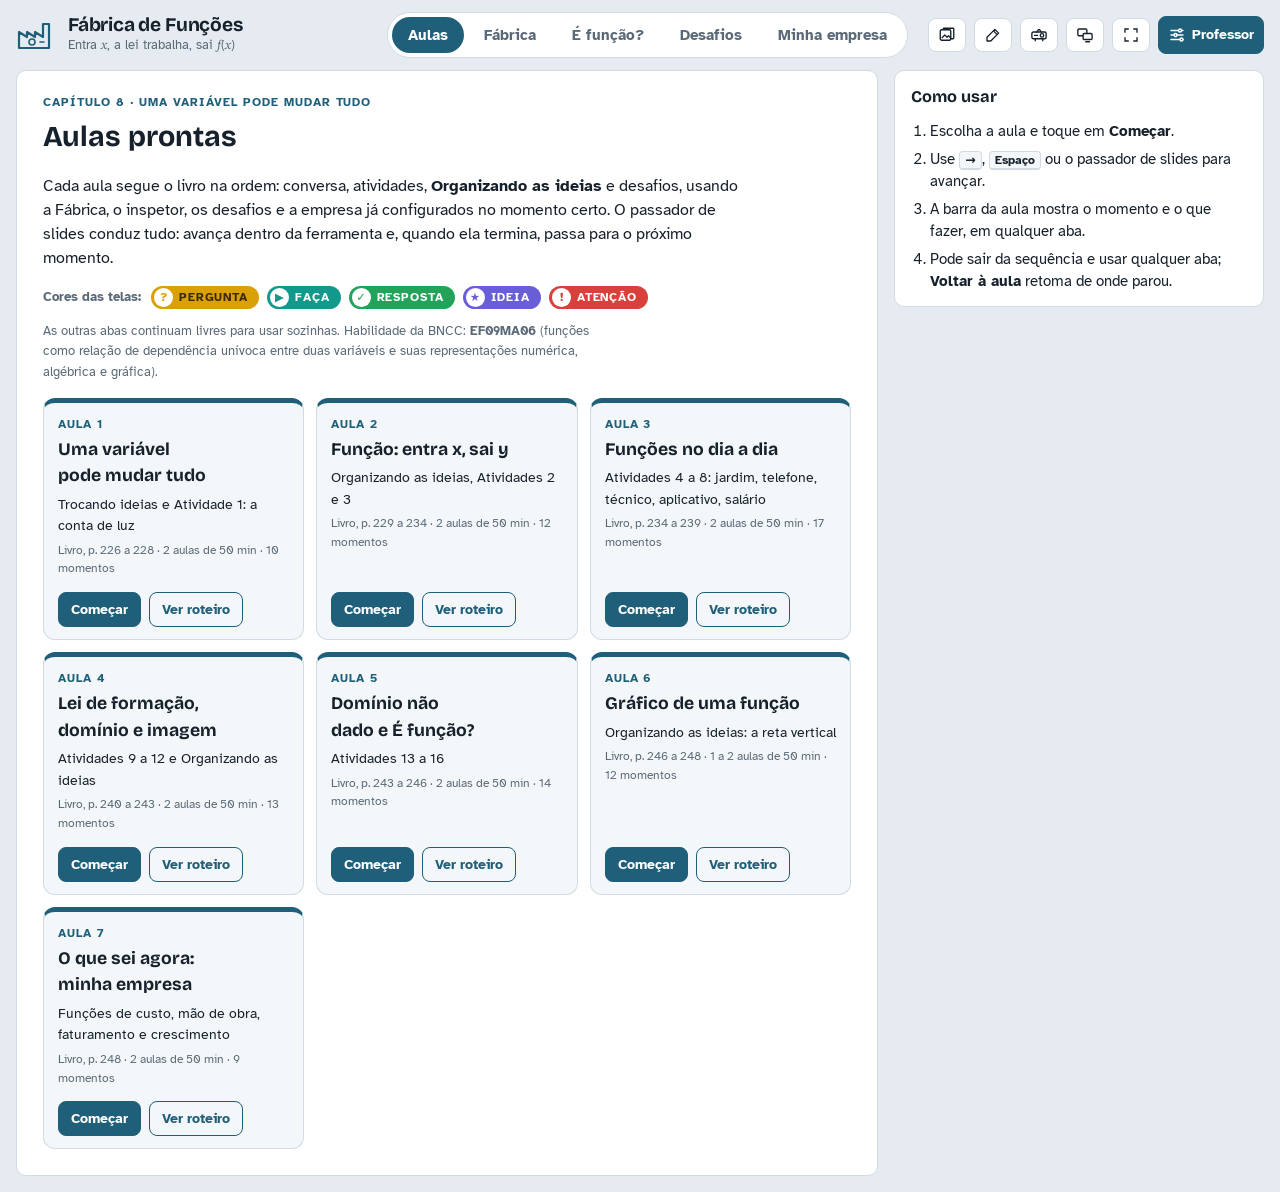
<file: index.html>
<!doctype html>
<html lang="pt-BR">
<head>
<meta charset="utf-8">
<meta name="viewport" content="width=device-width, initial-scale=1, viewport-fit=cover">
<title>Fábrica de Funções</title>
<meta name="description" content="Função como uma fábrica: entra um valor, a lei de formação processa e sai a imagem. Tabela, diagrama de flechas e gráfico ao vivo.">
<link rel="preconnect" href="https://fonts.googleapis.com">
<link rel="preconnect" href="https://fonts.gstatic.com" crossorigin>
<link rel="stylesheet" href="https://fonts.googleapis.com/css2?family=Atkinson+Hyperlegible:ital,wght@0,400;0,700;1,400&family=Bricolage+Grotesque:opsz,wght@12..96,600;12..96,700&family=STIX+Two+Text:ital,wght@0,500;1,500;1,600&family=Patrick+Hand&display=swap">
<link rel="stylesheet" href="css/style.css">
</head>
<body>
<div class="app" id="app">

  <header class="topbar">
    <div class="brand">
      <svg class="brand-mark" viewBox="0 0 40 32" aria-hidden="true">
        <path d="M3 29V13l8 5v-5l8 5v-5l8 5V5h6v24Z" fill="none" stroke="currentColor" stroke-width="2.2" stroke-linejoin="round"/>
        <circle cx="16" cy="23" r="3" fill="none" stroke="currentColor" stroke-width="1.6"/>
        <path d="M24 23h4" stroke="currentColor" stroke-width="1.6" stroke-linecap="round"/>
      </svg>
      <div>
        <h1>Fábrica de Funções</h1>
        <p class="brand-sub">Entra <i>x</i>, a lei trabalha, sai <i>f</i>(<i>x</i>)</p>
      </div>
    </div>

    <nav class="tabs" role="tablist" aria-label="Módulos">
      <button class="tab" role="tab" id="tab-aula" data-view="aula" aria-selected="true">Aulas</button>
      <button class="tab" role="tab" id="tab-fab" data-view="fab" aria-selected="false">Fábrica</button>
      <button class="tab" role="tab" id="tab-insp" data-view="insp" aria-selected="false">É função?</button>
      <button class="tab" role="tab" id="tab-game" data-view="game" aria-selected="false">Desafios</button>
      <button class="tab" role="tab" id="tab-emp" data-view="emp" aria-selected="false">Minha empresa</button>
    </nav>

    <div class="tools">
      <button class="tool" id="btn-black" title="Caixa-preta: esconde a lei e as engrenagens para a turma descobrir a regra (tecla B)" aria-pressed="false">
        <svg viewBox="0 0 24 24" aria-hidden="true"><rect x="3" y="6" width="18" height="13" rx="2" fill="none" stroke="currentColor" stroke-width="1.8"/><path d="M10 10.5a2 2 0 1 1 2.6 1.9c-.4.2-.6.5-.6 1v.6M12 16.4v.1" fill="none" stroke="currentColor" stroke-width="1.8" stroke-linecap="round"/></svg>
        <span>Caixa-preta</span>
      </button>
      <button class="tool" id="btn-predict" title="Prever: a máquina fica fechada, só a lei aparece no letreiro; a saída sai como ? e é revelada no clique seguinte (tecla O)" aria-pressed="false">
        <svg viewBox="0 0 24 24" aria-hidden="true"><path d="M2 12s3.6-7 10-7 10 7 10 7-3.6 7-10 7S2 12 2 12Z" fill="none" stroke="currentColor" stroke-width="1.8"/><circle cx="12" cy="12" r="3" fill="none" stroke="currentColor" stroke-width="1.8"/><path class="slash" d="M4 20 20 4" stroke="currentColor" stroke-width="1.8"/></svg>
        <span>Prever a saída</span>
      </button>
      <button class="tool" id="btn-copy-img" title="Copiar a figura como imagem, para colar em listas de exercícios (tecla C). Com um painel ampliado, copia o painel.">
        <svg viewBox="0 0 24 24" aria-hidden="true"><rect x="3" y="5" width="14" height="14" rx="2" fill="none" stroke="currentColor" stroke-width="1.8"/><path d="M7 5V4a1 1 0 0 1 1-1h12a1 1 0 0 1 1 1v12a1 1 0 0 1-1 1h-3" fill="none" stroke="currentColor" stroke-width="1.8"/><path d="m5 16 4-4 3 3 2-2 3 3" fill="none" stroke="currentColor" stroke-width="1.6" stroke-linejoin="round"/></svg>
        <span>Copiar imagem</span>
      </button>
      <button class="tool" id="btn-annot" title="Anotar na tela: caneta, marca-texto e laser (tecla A)" aria-pressed="false">
        <svg viewBox="0 0 24 24" aria-hidden="true"><path d="m14.5 4.5 5 5L9 20H4v-5L14.5 4.5Z" fill="none" stroke="currentColor" stroke-width="1.8" stroke-linejoin="round"/><path d="m12.5 6.5 5 5" stroke="currentColor" stroke-width="1.8"/></svg>
        <span>Anotar</span>
      </button>
      <button class="tool" id="btn-proj" title="Modo projetor: figura grande, narração em legenda e cores mais fortes (tecla M)" aria-pressed="false">
        <svg viewBox="0 0 24 24" aria-hidden="true"><rect x="2.5" y="8" width="19" height="9" rx="2" fill="none" stroke="currentColor" stroke-width="1.8"/><circle cx="16" cy="12.5" r="2.3" fill="none" stroke="currentColor" stroke-width="1.8"/><path d="M6 12.5h4M7 17v2.5M17 17v2.5M9 8l2-3h2l2 3" fill="none" stroke="currentColor" stroke-width="1.8" stroke-linecap="round" stroke-linejoin="round"/></svg>
        <span>Projetor</span>
      </button>
      <button class="tool" id="btn-pres" title="Modo apresentador: abre uma segunda janela, só para você, com as respostas, as notas e o próximo momento; esta janela vai para o projetor (tecla S)" aria-pressed="false">
        <svg viewBox="0 0 24 24" aria-hidden="true"><rect x="2.5" y="4" width="12" height="9" rx="1.5" fill="none" stroke="currentColor" stroke-width="1.8"/><rect x="9.5" y="10" width="12" height="8" rx="1.5" fill="var(--surface)" stroke="currentColor" stroke-width="1.8"/><path d="M13 21h5" stroke="currentColor" stroke-width="1.8" stroke-linecap="round"/></svg>
        <span>Apresentador</span>
      </button>
      <button class="tool" id="btn-full" title="Tela cheia (tecla F)">
        <svg viewBox="0 0 24 24" aria-hidden="true"><path d="M4 9V4h5M20 9V4h-5M4 15v5h5M20 15v5h-5" fill="none" stroke="currentColor" stroke-width="1.8"/></svg>
        <span>Tela cheia</span>
      </button>
      <button class="tool tool-primary" id="btn-panel" title="Painel do professor (tecla P)" aria-controls="panel" aria-expanded="false">
        <svg viewBox="0 0 24 24" aria-hidden="true"><path d="M4 6h10M18 6h2M4 12h4M12 12h8M4 18h12M20 18h0" stroke="currentColor" stroke-width="1.8" stroke-linecap="round"/><circle cx="16" cy="6" r="2" fill="none" stroke="currentColor" stroke-width="1.8"/><circle cx="10" cy="12" r="2" fill="none" stroke="currentColor" stroke-width="1.8"/><circle cx="18" cy="18" r="2" fill="none" stroke="currentColor" stroke-width="1.8"/></svg>
        <span>Professor</span>
      </button>
    </div>
  </header>

  <!-- ============ BARRA DA AULA (aparece em qualquer aba durante uma aula) ============ -->
  <div class="lesson-bar" id="lesson-bar" role="region" aria-label="Aula em andamento" hidden>
    <div class="lb-top">
      <span class="lb-where" id="lb-where"></span>
      <span class="lb-title" id="lb-title"></span>
      <div class="lb-dots" id="lb-dots" aria-label="Momentos da aula"></div>
      <div class="lb-btns">
        <button class="btn" id="lb-back" hidden title="Voltar para o momento da aula">Voltar à aula</button>
        <button class="step-btn sm" id="lb-prev" aria-label="Voltar na aula"><svg viewBox="0 0 24 24" aria-hidden="true"><path d="M15 5 8 12l7 7" fill="none" stroke="currentColor" stroke-width="2.2" stroke-linecap="round" stroke-linejoin="round"/></svg></button>
        <button class="step-btn step-next sm" id="lb-next" aria-label="Avançar na aula"><svg viewBox="0 0 24 24" aria-hidden="true"><path d="m9 5 7 7-7 7" fill="none" stroke="currentColor" stroke-width="2.2" stroke-linecap="round" stroke-linejoin="round"/></svg></button>
        <button class="fb" id="lb-outline" title="Ver o roteiro da aula"><span>Roteiro</span></button>
        <button class="icon-btn" id="lb-stop" aria-label="Sair da aula" title="Sair da aula"><svg viewBox="0 0 24 24" aria-hidden="true"><path d="M6 6l12 12M18 6 6 18" stroke="currentColor" stroke-width="2" stroke-linecap="round"/></svg></button>
      </div>
    </div>
    <p class="lb-prompt" id="lb-prompt" hidden></p>
  </div>

  <!-- ============ AULAS ============ -->
  <main class="view" id="view-aula" aria-labelledby="tab-aula" hidden>
    <div class="col-main"><section class="stage-wrap aula-wrap" id="aula-main"></section></div>
    <aside class="side" id="aula-side"></aside>
  </main>
  <div class="aula-print" id="aula-print"></div>
  <div class="exit-print" id="exit-print"></div>

  <!-- ============ FÁBRICA ============ -->
  <main class="view" id="view-fab" aria-labelledby="tab-fab" hidden>
    <div class="col-main">
      <section class="stage-wrap">
        <div class="figbar" role="toolbar" aria-label="Colocar um valor na fábrica">
          <div class="fb-group">
            <label class="fb-label" for="in-value">Valor</label>
            <input type="text" id="in-value" class="in-value" inputmode="decimal" autocomplete="off" placeholder="ex.: 5" aria-label="Valor para colocar na fábrica">
            <button class="fb fb-go" id="btn-fwd" title="Colocar na entrada da fábrica (Enter)">
              <span>Entrar</span>
              <svg viewBox="0 0 24 24" aria-hidden="true"><path d="M4 12h14m-5-5 5 5-5 5" fill="none" stroke="currentColor" stroke-width="2" stroke-linecap="round" stroke-linejoin="round"/></svg>
            </button>
            <button class="fb" id="btn-rev" title="Dar a saída e descobrir a entrada (Shift+Enter)">
              <svg viewBox="0 0 24 24" aria-hidden="true"><path d="M20 12H6m5-5-5 5 5 5" fill="none" stroke="currentColor" stroke-width="2" stroke-linecap="round" stroke-linejoin="round"/></svg>
              <span>Ao contrário</span>
            </button>
          </div>
          <div class="fb-group">
            <button class="fb" id="btn-batch" title="Fabricar, um por um, todos os valores do depósito A que ainda não entraram">
              <svg viewBox="0 0 24 24" aria-hidden="true"><path d="M4 7h4v4H4zM10 7h4v4h-4zM16 7h4v4h-4zM4 16h16" fill="none" stroke="currentColor" stroke-width="1.8" stroke-linejoin="round"/><path d="m16 13 4 3-4 3" fill="none" stroke="currentColor" stroke-width="1.8" stroke-linecap="round" stroke-linejoin="round"/></svg>
              <span>Fabricar todos</span>
            </button>
            <button class="fb" id="btn-clear" title="Esvaziar a produção (tabela, diagrama e gráfico)">
              <svg viewBox="0 0 24 24" aria-hidden="true"><path d="M5 7h14M10 7V5h4v2M7 7l1 13h8l1-13" fill="none" stroke="currentColor" stroke-width="1.8" stroke-linejoin="round"/></svg>
              <span>Limpar</span>
            </button>
          </div>
        </div>
        <div class="layerbar" role="group" aria-label="Mostrar">
          <span class="fb-label">Mostrar</span>
          <button class="chip" data-flag="table">Tabela</button>
          <button class="chip" data-flag="calc">Cálculo</button>
          <button class="chip" data-flag="diagram">Diagrama</button>
          <button class="chip" data-flag="graph">Gráfico</button>
          <button class="chip" data-flag="curve" title="Traçar a curva inteira da função no gráfico">Curva</button>
        </div>
        <svg class="stage" id="fab-svg" viewBox="0 0 1000 470" preserveAspectRatio="xMidYMid meet" role="img" aria-label="Fábrica: depósito de entrada, máquina com a lei da função e depósito de saída"></svg>
        <div class="stepper">
          <button class="step-btn" id="fab-prev" aria-label="Passo anterior">
            <svg viewBox="0 0 24 24" aria-hidden="true"><path d="M15 5 8 12l7 7" fill="none" stroke="currentColor" stroke-width="2.2" stroke-linecap="round" stroke-linejoin="round"/></svg>
          </button>
          <div class="dots" id="fab-dots" aria-label="Passos do produto"></div>
          <button class="step-btn" id="fab-replay" aria-label="Rever o movimento" title="Rever o movimento">
            <svg viewBox="0 0 24 24" aria-hidden="true"><path d="M4 12a8 8 0 1 0 2.6-5.9" fill="none" stroke="currentColor" stroke-width="2" stroke-linecap="round"/><path d="M4 3v5h5" fill="none" stroke="currentColor" stroke-width="2" stroke-linecap="round" stroke-linejoin="round"/></svg>
          </button>
          <button class="step-btn" id="fab-play" aria-label="Reproduzir este produto até o fim" title="Reproduzir até o fim">
            <svg class="i-play" viewBox="0 0 24 24" aria-hidden="true"><path d="M8 5v14l11-7Z" fill="currentColor"/></svg>
            <svg class="i-pause" viewBox="0 0 24 24" aria-hidden="true"><path d="M7 5h4v14H7zM13 5h4v14h-4z" fill="currentColor"/></svg>
          </button>
          <button class="step-btn step-next" id="fab-next" aria-label="Próximo passo">
            <svg viewBox="0 0 24 24" aria-hidden="true"><path d="m9 5 7 7-7 7" fill="none" stroke="currentColor" stroke-width="2.2" stroke-linecap="round" stroke-linejoin="round"/></svg>
          </button>
        </div>
      </section>

      <div class="reps" id="reps">
        <section class="rep" id="rep-table-p">
          <header class="rep-head"><h2>Tabela</h2>
            <button class="icon-btn" data-max aria-pressed="false" title="Ampliar" aria-label="Ampliar a tabela"><svg viewBox="0 0 24 24" aria-hidden="true"><path d="M4 9V4h5M20 9V4h-5M4 15v5h5M20 15v5h-5" fill="none" stroke="currentColor" stroke-width="1.8"/></svg></button>
          </header>
          <div class="rep-body table-scroll" id="rep-table"></div>
        </section>
        <section class="rep" id="rep-diagram-p">
          <header class="rep-head"><h2>Diagrama de flechas</h2>
            <button class="icon-btn" data-max aria-pressed="false" title="Ampliar" aria-label="Ampliar o diagrama"><svg viewBox="0 0 24 24" aria-hidden="true"><path d="M4 9V4h5M20 9V4h-5M4 15v5h5M20 15v5h-5" fill="none" stroke="currentColor" stroke-width="1.8"/></svg></button>
          </header>
          <div class="rep-body">
            <svg class="rep-svg" id="rep-diagram-svg" viewBox="0 0 440 300" role="img" aria-label="Diagrama de flechas de A para B"></svg>
            <div class="sets" id="rep-sets"></div>
          </div>
        </section>
        <section class="rep" id="rep-graph-p">
          <header class="rep-head"><h2>Gráfico</h2>
            <button class="icon-btn" data-max aria-pressed="false" title="Ampliar" aria-label="Ampliar o gráfico"><svg viewBox="0 0 24 24" aria-hidden="true"><path d="M4 9V4h5M20 9V4h-5M4 15v5h5M20 15v5h-5" fill="none" stroke="currentColor" stroke-width="1.8"/></svg></button>
          </header>
          <div class="rep-body">
            <svg class="rep-svg" id="rep-graph-svg" viewBox="0 0 440 300" role="img" aria-label="Pares ordenados no plano cartesiano"></svg>
          </div>
        </section>
      </div>
      <div class="scrim" id="rep-scrim" hidden></div>
    </div>

    <aside class="side">
      <div class="card step-card" aria-live="polite">
        <p class="eyebrow" id="narr-count"></p>
        <h2 id="narr-title"></h2>
        <div class="step-body" id="narr-body"></div>
      </div>

      <div class="card">
        <h2>Situação</h2>
        <select id="sel-ctx" class="select" aria-label="Situação do livro"></select>
        <p class="story" id="ctx-story"></p>
        <div class="questions" id="ctx-questions"></div>
      </div>

      <div class="card">
        <h2>Lei da máquina</h2>
        <div class="law-view" id="law-view"></div>
        <div id="law-edit">
          <div class="law-row">
            <label class="law-prefix" for="in-law" id="law-prefix">f(x) =</label>
            <input type="text" id="in-law" autocomplete="off" spellcheck="false" aria-describedby="law-msg">
            <button class="btn" id="law-apply">Usar</button>
          </div>
          <p class="note" id="law-msg">Use <kbd>²</kbd> ou <kbd>^</kbd>, <kbd>/</kbd> para fração, <kbd>√</kbd> ou <kbd>raiz(…)</kbd>. Ex.: 2x + 1, x² − 4, (40 − 2c)/2</p>
          <details class="gears-edit" id="gears-edit">
            <summary>Montar com engrenagens</summary>
            <ol class="gear-list" id="gear-list"></ol>
            <div class="gear-add">
              <select id="gear-op" class="select" aria-label="Nova engrenagem"></select>
              <input type="text" id="gear-k" inputmode="decimal" placeholder="nº" aria-label="Número da engrenagem">
              <button class="btn btn-ghost" id="gear-add">Adicionar</button>
            </div>
            <button class="btn btn-ghost" id="gear-new">Começar do zero</button>
          </details>
          <details class="presets-box">
            <summary>Leis do livro</summary>
            <div class="presets" id="presets"></div>
          </details>
        </div>
        <div class="guess" id="guess-box" hidden>
          <p class="note">A lei está escondida. Fabrique alguns valores e tente descobrir a regra.</p>
          <div class="law-row">
            <label class="law-prefix" for="in-guess" id="guess-prefix">f(x) =</label>
            <input type="text" id="in-guess" autocomplete="off" spellcheck="false" placeholder="seu palpite">
            <button class="btn" id="btn-guess">Testar</button>
          </div>
          <div class="guess-msg" id="guess-msg" aria-live="polite"></div>
          <button class="btn btn-ghost" id="btn-reveal">Revelar a lei</button>
        </div>
      </div>

      <details class="card" id="sets-card">
        <summary><h2>Domínio e contradomínio</h2></summary>
        <div class="field">
          <label for="sel-dom">Domínio (conjunto A)</label>
          <select id="sel-dom" class="select">
            <option value="R">ℝ: todos os números reais</option>
            <option value="R+">números maiores ou iguais a 0</option>
            <option value="N">0, 1, 2, 3, … (naturais)</option>
            <option value="set">um conjunto: A = {…}</option>
            <option value="iv" id="opt-dom-iv" hidden></option>
          </select>
          <input type="text" id="in-dom-set" placeholder="2; 3; 4; 5" aria-label="Elementos do conjunto A">
        </div>
        <div class="field">
          <label for="sel-cd">Contradomínio (conjunto B)</label>
          <select id="sel-cd" class="select">
            <option value="R">ℝ: todos os números reais</option>
            <option value="set">um conjunto: B = {…}</option>
          </select>
          <input type="text" id="in-cd-set" placeholder="0; 1; 2; 3; 4" aria-label="Elementos do conjunto B">
        </div>
        <div class="field" id="field-inputs">
          <label for="in-inputs">Valores no depósito A</label>
          <input type="text" id="in-inputs" placeholder="-2; -1; 0; 1; 2">
        </div>
        <p class="note">Valores fora do domínio são barrados na porta. Resultados fora de B não cabem no depósito de saída.</p>
      </details>
    </aside>
  </main>

  <!-- ============ É FUNÇÃO? ============ -->
  <main class="view" id="view-insp" aria-labelledby="tab-insp" hidden>
    <div class="col-main">
      <section class="stage-wrap">
        <div class="figbar" role="toolbar" aria-label="Casos para inspecionar">
          <div class="fb-group">
            <div class="seg seg-sm" id="insp-mode" role="group" aria-label="Tipo de caso">
              <button data-m="diag">Diagramas</button><button data-m="tab">Tabelas</button><button data-m="graf">Gráficos</button>
            </div>
          </div>
          <div class="fb-group case-nav">
            <button class="fb" id="insp-prevcase" aria-label="Caso anterior" title="Caso anterior">
              <svg viewBox="0 0 24 24" aria-hidden="true"><path d="M15 5 8 12l7 7" fill="none" stroke="currentColor" stroke-width="2.2" stroke-linecap="round" stroke-linejoin="round"/></svg>
            </button>
            <span class="case-name" id="insp-case"></span>
            <button class="fb" id="insp-nextcase" aria-label="Próximo caso" title="Próximo caso">
              <svg viewBox="0 0 24 24" aria-hidden="true"><path d="m9 5 7 7-7 7" fill="none" stroke="currentColor" stroke-width="2.2" stroke-linecap="round" stroke-linejoin="round"/></svg>
            </button>
          </div>
          <div class="fb-group">
            <button class="fb" id="insp-random" title="Sortear um caso novo">
              <svg viewBox="0 0 24 24" aria-hidden="true"><rect x="4" y="4" width="16" height="16" rx="3" fill="none" stroke="currentColor" stroke-width="1.8"/><circle cx="9" cy="9" r="1.4" fill="currentColor"/><circle cx="15" cy="15" r="1.4" fill="currentColor"/><circle cx="15" cy="9" r="1.4" fill="currentColor"/><circle cx="9" cy="15" r="1.4" fill="currentColor"/></svg>
              <span>Sortear</span>
            </button>
            <button class="fb" id="insp-swap" title="Trocar as colunas da tabela: a relação ao contrário">
              <svg viewBox="0 0 24 24" aria-hidden="true"><path d="M7 4v14m0 0-3-3m3 3 3-3M17 20V6m0 0-3 3m3-3 3 3" fill="none" stroke="currentColor" stroke-width="1.8" stroke-linecap="round" stroke-linejoin="round"/></svg>
              <span>Trocar colunas</span>
            </button>
            <button class="fb" id="insp-build" title="Montar o seu diagrama, ligando as flechas" aria-pressed="false">
              <svg viewBox="0 0 24 24" aria-hidden="true"><path d="m14.5 4.5 5 5L9 20H4v-5L14.5 4.5Z" fill="none" stroke="currentColor" stroke-width="1.8" stroke-linejoin="round"/></svg>
              <span>Montar o meu</span>
            </button>
          </div>
        </div>
        <svg class="stage" id="insp-svg" viewBox="0 0 1000 470" preserveAspectRatio="xMidYMid meet" role="img" aria-label="Relação em inspeção e posto de inspeção"></svg>
        <div class="stepper">
          <button class="step-btn" id="insp-prev" aria-label="Passo anterior">
            <svg viewBox="0 0 24 24" aria-hidden="true"><path d="M15 5 8 12l7 7" fill="none" stroke="currentColor" stroke-width="2.2" stroke-linecap="round" stroke-linejoin="round"/></svg>
          </button>
          <div class="dots" id="insp-dots" aria-label="Passos da inspeção"></div>
          <button class="step-btn step-next" id="insp-next" aria-label="Próximo passo">
            <svg viewBox="0 0 24 24" aria-hidden="true"><path d="m9 5 7 7-7 7" fill="none" stroke="currentColor" stroke-width="2.2" stroke-linecap="round" stroke-linejoin="round"/></svg>
          </button>
        </div>
      </section>
    </div>

    <aside class="side">
      <div class="card step-card" aria-live="polite">
        <p class="eyebrow" id="insp-count"></p>
        <h2 id="insp-title"></h2>
        <div class="step-body" id="insp-body"></div>
      </div>
      <div class="card">
        <h2>Votação da turma</h2>
        <div class="vote-row">
          <button class="vote vote-yes" id="vote-yes" aria-pressed="false">É função</button>
          <button class="vote vote-no" id="vote-no" aria-pressed="false">Não é função</button>
        </div>
        <div class="conf-row" id="vote-conf" role="group" aria-label="Com que certeza a turma votou?"><span>Com que certeza?</span><button class="conf" data-c="alta">💪 Muita</button><button class="conf" data-c="baixa">🤏 Pouca</button></div>
        <p class="note" id="vote-score"></p>
      </div>
      <div class="card" id="insp-edit" hidden>
        <h2>Montar o meu diagrama</h2>
        <div class="field">
          <label for="in-edit-a">Elementos de A</label>
          <input type="text" id="in-edit-a" placeholder="1; 2; 3">
        </div>
        <div class="field">
          <label for="in-edit-b">Elementos de B</label>
          <input type="text" id="in-edit-b" placeholder="a; b; c">
        </div>
        <p class="note">Toque em um elemento de A e depois em um de B para ligar a flecha (tocar de novo desliga).</p>
        <div class="edit-row">
          <button class="btn btn-ghost" id="insp-edit-clear">Apagar flechas</button>
          <button class="btn" id="insp-edit-done">Pronto: inspecionar</button>
        </div>
      </div>
      <div class="card">
        <h2>Regra do inspetor</h2>
        <p class="rule" id="insp-rule"></p>
      </div>
    </aside>
  </main>

  <!-- ============ DESAFIOS ============ -->
  <main class="view" id="view-game" aria-labelledby="tab-game" hidden>
    <div class="col-main">
      <section class="stage-wrap">
        <div class="figbar" role="toolbar" aria-label="Escolher o desafio">
          <div class="fb-group">
            <div class="seg seg-sm" id="g-game" role="group" aria-label="Desafio">
              <button data-g="rule">Adivinhe a regra</button><button data-g="rev">Que produto entrou?</button><button data-g="race">Corrida das engrenagens</button><button data-g="ex">Exercícios</button><button data-g="hinge">Placas A–E</button>
            </div>
          </div>
          <div class="fb-group">
            <div class="seg seg-sm" id="g-level" role="group" aria-label="Nível">
              <button data-v="1">Nível 1</button><button data-v="2">Nível 2</button><button data-v="3">Nível 3</button>
            </div>
            <button class="fb" id="g-new" title="Sortear uma nova rodada">
              <svg viewBox="0 0 24 24" aria-hidden="true"><rect x="4" y="4" width="16" height="16" rx="3" fill="none" stroke="currentColor" stroke-width="1.8"/><circle cx="9" cy="9" r="1.4" fill="currentColor"/><circle cx="15" cy="15" r="1.4" fill="currentColor"/><circle cx="15" cy="9" r="1.4" fill="currentColor"/><circle cx="9" cy="15" r="1.4" fill="currentColor"/></svg>
              <span>Nova rodada</span>
            </button>
          </div>
        </div>
        <div class="game" id="g-area" aria-live="polite"></div>
      </section>
    </div>
    <aside class="side">
      <div class="card">
        <h2>Placar</h2>
        <div class="seg seg-sm g-mode" id="g-mode" role="group" aria-label="Tipo de placar"><button data-m="0">Equipes</button><button data-m="1">Turma × máquina</button></div>
        <ol class="teams" id="g-teams"></ol>
        <div class="edit-row">
          <button class="btn btn-ghost" id="g-team-add">+ Equipe</button>
          <button class="btn btn-ghost" id="g-team-del">− Equipe</button>
          <button class="btn btn-ghost" id="g-team-zero">Zerar</button>
        </div>
      </div>
      <div class="card">
        <h2>Cronômetro</h2>
        <div class="clock" id="g-clock">1:00</div>
        <div class="seg seg-sm" id="g-clock-len" role="group" aria-label="Duração">
          <button data-v="30">30 s</button><button data-v="60">1 min</button><button data-v="90">1 min 30</button><button data-v="120">2 min</button><button data-v="180">3 min</button>
        </div>
        <div class="edit-row">
          <button class="btn" id="g-clock-go">Iniciar</button>
          <button class="btn btn-ghost" id="g-clock-reset">Zerar</button>
        </div>
      </div>
      <div class="card">
        <h2>Como jogar</h2>
        <p class="rule" id="g-help"></p>
      </div>
    </aside>
    <div class="toast" id="g-toast" hidden></div>
  </main>

  <!-- ============ MINHA EMPRESA ============ -->
  <main class="view" id="view-emp" aria-labelledby="tab-emp" hidden>
    <div class="col-main">
      <section class="stage-wrap">
        <div class="figbar" role="toolbar" aria-label="Gráfico da empresa">
          <h2 class="emp-title" id="emp-title"></h2>
          <div class="fb-group">
            <div class="seg seg-sm" id="emp-mode" role="group" aria-label="Eixo horizontal">
              <button data-m="qtd">Por quantidade</button><button data-m="mes">Ao longo dos meses</button>
            </div>
            <button class="fb" id="emp-parts" aria-pressed="false" title="Mostrar separados o custo de produção e a mão de obra"><span>Custos separados</span></button>
            <button class="fb" id="emp-print" title="Imprimir a ficha da empresa: gráfico, funções e resultados"><svg viewBox="0 0 24 24" aria-hidden="true"><path d="M7 9V3h10v6M7 17H4v-7h16v7h-3M7 14h10v7H7Z" fill="none" stroke="currentColor" stroke-width="1.8" stroke-linejoin="round"/></svg><span>Imprimir a ficha</span></button>
          </div>
        </div>
        <svg class="stage" id="emp-svg" viewBox="0 0 1000 470" preserveAspectRatio="xMidYMid meet" role="img" aria-label="Faturamento, custo total e lucro da empresa"></svg>
        <div class="emp-slider-row">
          <label for="emp-slider" id="emp-slider-lab"></label>
          <input type="range" id="emp-slider" min="0" max="400" step="1">
        </div>
        <div class="emp-read" id="emp-read"></div>
      </section>
      <section class="card">
        <h2>As funções da empresa</h2>
        <ol class="elaws" id="emp-laws"></ol>
      </section>
    </div>
    <aside class="side">
      <div class="card print-keep">
        <h2>Ponto de equilíbrio</h2>
        <div id="emp-eq"></div>
      </div>
      <div class="card print-keep">
        <h2>Meta de lucro</h2>
        <div class="law-row"><label class="law-prefix" for="emp-meta">Lucro de R$</label><input type="text" id="emp-meta" inputmode="decimal"><span></span></div>
        <div id="emp-meta-res"></div>
      </div>
      <div class="card">
        <h2>Montar a empresa</h2>
        <div class="field"><label for="emp-model">Modelo</label><select id="emp-model" class="select"></select></div>
        <div class="field"><label for="emp-name">Nome da empresa</label><input type="text" id="emp-name"></div>
        <div class="field"><label for="emp-unit">O que ela vende (plural)</label><input type="text" id="emp-unit"></div>
        <div class="emp-fields">
          <div class="field"><label for="emp-fixo">Custos fixos por mês (R$)</label><input type="text" id="emp-fixo" inputmode="decimal"></div>
          <div class="field"><label for="emp-custo">Material por unidade (R$)</label><input type="text" id="emp-custo" inputmode="decimal"></div>
          <div class="field"><label for="emp-salario">Salário fixo (R$)</label><input type="text" id="emp-salario" inputmode="decimal"></div>
          <div class="field"><label for="emp-comissao">Comissão por unidade (R$)</label><input type="text" id="emp-comissao" inputmode="decimal"></div>
          <div class="field"><label for="emp-preco">Preço de venda (R$)</label><input type="text" id="emp-preco" inputmode="decimal"></div>
          <div class="field"><label for="emp-v0">Vendas no 1º mês</label><input type="text" id="emp-v0" inputmode="decimal"></div>
          <div class="field"><label for="emp-cresc">Crescimento por mês</label><input type="text" id="emp-cresc" inputmode="decimal"></div>
        </div>
        <p class="note">O que sei agora: em grupos, montem uma empresa e criem as funções de custo, mão de obra, faturamento e crescimento.</p>
      </div>
    </aside>
  </main>

  <!-- ============ MODO PROJETOR: gaveta lateral e cortina ============ -->
  <button class="drawer-tab" id="btn-drawer" title="Mostrar os controles da lateral: situação, lei, votação, roteiro (tecla L)" aria-expanded="false" hidden>
    <svg viewBox="0 0 24 24" aria-hidden="true"><path d="M15 5 8 12l7 7" fill="none" stroke="currentColor" stroke-width="2.2" stroke-linecap="round" stroke-linejoin="round"/></svg>
    <span>Controles</span>
  </button>
  <div class="scrim" id="drawer-scrim" hidden></div>
  <div class="curtain" id="curtain" role="button" tabindex="-1" aria-label="Tela pausada: toque ou aperte uma tecla para voltar" hidden>
    <svg viewBox="0 0 40 32" aria-hidden="true"><path d="M3 29V13l8 5v-5l8 5v-5l8 5V5h6v24Z" fill="none" stroke="currentColor" stroke-width="2.2" stroke-linejoin="round"/><circle cx="16" cy="23" r="3" fill="none" stroke="currentColor" stroke-width="1.6"/><path d="M24 23h4" stroke="currentColor" stroke-width="1.6" stroke-linecap="round"/></svg>
    <small>tecla <kbd>.</kbd>, clique ou passador para voltar</small>
  </div>

  <!-- ============ RESUMO DA TURMA (Placas A–E) ============ -->
  <div class="scrim" id="rs-scrim" hidden></div>
  <div class="rs-dialog" id="rs-dialog" role="dialog" aria-label="Resumo da turma" hidden>
    <div class="panel-head">
      <h2>Resumo da turma <small>Placas A–E, por descritor</small></h2>
      <button class="icon-btn" id="rs-close" aria-label="Fechar">
        <svg viewBox="0 0 24 24" aria-hidden="true"><path d="M6 6l12 12M18 6 6 18" stroke="currentColor" stroke-width="2" stroke-linecap="round"/></svg>
      </button>
    </div>
    <p class="rs-print-head" id="rs-print-head"></p>
    <div class="rs-body" id="rs-body"></div>
    <textarea class="rs-text" id="rs-text" rows="8" aria-label="Texto para o relatório" hidden></textarea>
    <div class="rs-actions">
      <button class="btn" id="rs-copy" title="Texto pronto para colar no relatório do PAE">Copiar texto para o relatório</button>
      <button class="btn btn-ghost" id="rs-csv" title="Planilha com uma linha por pergunta (abre no Excel ou no Google Planilhas)">Baixar planilha</button>
      <button class="btn btn-ghost" id="rs-print">Imprimir</button>
      <button class="btn btn-ghost rs-clear" id="rs-clear">Apagar estes resultados</button>
    </div>
    <p class="note rs-note">Os resultados ficam guardados só neste navegador. Use "Baixar planilha" para guardar uma cópia.</p>
  </div>
  <datalist id="turmas-dl"><option value="9º A"><option value="9º B"><option value="9º C"></datalist>

  <!-- ============ PAINEL DO PROFESSOR ============ -->
  <div class="scrim" id="scrim" hidden></div>
  <aside class="panel" id="panel" aria-label="Painel do professor" hidden>
    <div class="panel-head">
      <h2>Painel do professor</h2>
      <button class="icon-btn" id="panel-close" aria-label="Fechar painel">
        <svg viewBox="0 0 24 24" aria-hidden="true"><path d="M6 6l12 12M18 6 6 18" stroke="currentColor" stroke-width="2" stroke-linecap="round"/></svg>
      </button>
    </div>
    <div class="panel-body">
      <section class="pgroup">
        <h3>Números</h3>
        <div class="field-inline">
          <span class="flabel">Casas decimais</span>
          <div class="seg seg-sm" id="seg-dec"><button data-v="0">0</button><button data-v="1">1</button><button data-v="2">2</button><button data-v="3">3</button></div>
        </div>
      </section>
      <section class="pgroup">
        <h3>Apresentação</h3>
        <div class="field-inline">
          <span class="flabel">Modo projetor</span>
          <div class="seg seg-sm" id="seg-proj"><button data-v="0">Desligado</button><button data-v="1">Ligado</button></div>
        </div>
        <div id="panel-legend"></div>
        <p class="note">Para a sala de aula: figura na largura toda, narração em legenda grande logo abaixo, cores e traços mais fortes. Os controles da lateral ficam numa gaveta (tecla <kbd>L</kbd>).</p>
        <div class="field-inline">
          <span class="flabel">Tema</span>
          <div class="seg seg-sm" id="seg-theme"><button data-v="light">Claro</button><button data-v="dark">Escuro</button><button data-v="auto">Auto</button></div>
        </div>
        <div class="field">
          <label for="rg-font">Tamanho do texto</label>
          <input type="range" id="rg-font" min="0.85" max="1.6" step="0.05">
        </div>
        <div class="field-inline">
          <span class="flabel">Velocidade</span>
          <div class="seg seg-sm" id="seg-speed"><button data-v="0.5">Lenta</button><button data-v="1">Normal</button><button data-v="2">Rápida</button></div>
        </div>
      </section>
      <section class="pgroup">
        <h3>Compartilhar com a turma</h3>
        <p class="note">O link guarda a aba aberta e o que está nela: situação, lei, conjuntos, valores fabricados, caso do inspetor ou a empresa.</p>
        <div class="share-row">
          <input type="text" id="share-url" readonly aria-label="Link desta configuração">
          <button class="btn" id="share-copy">Copiar</button>
        </div>
        <p class="note" id="share-msg" aria-live="polite"></p>
        <button class="btn" id="btn-qr">
          Mostrar QR code para a turma
        </button>
        <div class="field">
          <label for="site-base">Endereço do site</label>
          <input type="text" id="site-base" inputmode="url" spellcheck="false">
          <p class="note">Os alunos abrem por este endereço (o do GitHub Pages). A prévia no Claude é privada e não serve para eles.</p>
        </div>
      </section>

      <section class="pgroup">
        <h3>Resultados da turma</h3>
        <p class="note">Os votos contados nas Placas A–E, por turma e por descritor, com os erros mais escolhidos. Texto pronto para o relatório do PAE e planilha.</p>
        <button class="btn" id="btn-resumo">Abrir o resumo da turma</button>
      </section>

      <section class="pgroup">
        <h3>Cenários salvos</h3>
        <p class="note">Guarda tudo o que está na tela, inclusive o exercício, para abrir de novo com um clique. Fica salvo neste navegador.</p>
        <div class="share-row">
          <input type="text" id="sc-name" placeholder="Ex.: Aula 2 · conta de luz" aria-label="Nome do cenário">
          <button class="btn" id="sc-save">Salvar</button>
        </div>
        <p class="note" id="sc-msg" aria-live="polite"></p>
        <ul class="sc-list" id="sc-list"></ul>
        <button class="btn btn-ghost" id="reset-all">Restaurar padrão</button>
      </section>

      <section class="pgroup">
        <h3>Atalhos de teclado</h3>
        <dl class="keys">
          <dt><kbd>→</kbd> <kbd>Espaço</kbd></dt><dd>próximo passo (funciona com passador de slides)</dd>
          <dt><kbd>←</kbd></dt><dd>passo anterior</dd>
          <dt><kbd>Home</kbd></dt><dd>volta ao começo do produto</dd>
          <dt><kbd>V</kbd></dt><dd>digitar um valor</dd>
          <dt><kbd>B</kbd></dt><dd>caixa-preta</dd>
          <dt><kbd>O</kbd></dt><dd>prever a saída</dd>
          <dt><kbd>T</kbd> <kbd>D</kbd> <kbd>G</kbd></dt><dd>tabela, diagrama, gráfico</dd>
          <dt><kbd>1</kbd> … <kbd>5</kbd></dt><dd>Aulas / Fábrica / É função? / Desafios / Minha empresa</dd>
          <dt><kbd>R</kbd></dt><dd>rever o movimento</dd>
          <dt><kbd>N</kbd></dt><dd>nova rodada (Desafios) ou caso sorteado (É função?)</dd>
          <dt><kbd>C</kbd></dt><dd>copiar a figura como imagem</dd>
          <dt><kbd>A</kbd></dt><dd>anotar na tela</dd>
          <dt><kbd>F</kbd></dt><dd>tela cheia</dd>
          <dt><kbd>M</kbd></dt><dd>modo projetor</dd>
          <dt><kbd>S</kbd></dt><dd>modo apresentador (segunda janela, só para o professor)</dd>
          <dt><kbd>L</kbd></dt><dd>gaveta com os controles (no modo projetor)</dd>
          <dt><kbd>.</kbd></dt><dd>cortina: apaga a tela para a turma olhar para você</dd>
          <dt><kbd>P</kbd></dt><dd>painel do professor</dd>
        </dl>
      </section>

    </div>
  </aside>
  <div class="toast" id="toast" role="status" aria-live="polite" hidden></div>
  <div class="img-dialog" id="img-dialog" role="dialog" aria-label="Imagem da figura" hidden>
    <div class="panel-head">
      <h2>Imagem da figura</h2>
      <button class="icon-btn" id="img-close" aria-label="Fechar">
        <svg viewBox="0 0 24 24" aria-hidden="true"><path d="M6 6l12 12M18 6 6 18" stroke="currentColor" stroke-width="2" stroke-linecap="round"/></svg>
      </button>
    </div>
    <p class="note">O navegador não deixou copiar direto. Clique com o botão direito na imagem (ou segure, no celular) e escolha <b>Copiar imagem</b>, ou baixe o arquivo.</p>
    <img id="img-preview" alt="Figura exportada">
    <a class="btn" id="img-download" href="#">Baixar PNG</a>
  </div>
  <div class="img-dialog qr-dialog" id="qr-dialog" role="dialog" aria-label="QR code para a turma" hidden>
    <div class="panel-head">
      <h2>Aponte a câmera do celular</h2>
      <button class="icon-btn" id="qr-close" aria-label="Fechar">
        <svg viewBox="0 0 24 24" aria-hidden="true"><path d="M6 6l12 12M18 6 6 18" stroke="currentColor" stroke-width="2" stroke-linecap="round"/></svg>
      </button>
    </div>
    <div class="qr-box" id="qr-box"></div>
    <p class="qr-url" id="qr-url"></p>
  </div>
  <div class="annot-bar" id="annot-bar" role="toolbar" aria-label="Anotar na tela" hidden>
    <button class="ab" data-atool="none" title="Mouse: mexer na figura sem apagar as anotações (Esc)" aria-label="Mouse">
      <svg viewBox="0 0 24 24" aria-hidden="true"><path d="M6 3l12 9-5.5 1L10 19Z" fill="none" stroke="currentColor" stroke-width="1.8" stroke-linejoin="round"/></svg>
    </button>
    <button class="ab" data-atool="pen" title="Caneta" aria-label="Caneta">
      <svg viewBox="0 0 24 24" aria-hidden="true"><path d="m14.5 4.5 5 5L9 20H4v-5L14.5 4.5Z" fill="none" stroke="currentColor" stroke-width="1.8" stroke-linejoin="round"/></svg>
    </button>
    <button class="dotc" data-acolor="red" style="--c:#e03131" aria-label="Caneta vermelha"></button>
    <button class="dotc" data-acolor="blue" style="--c:#1c7ed6" aria-label="Caneta azul"></button>
    <button class="dotc" data-acolor="green" style="--c:#2f9e44" aria-label="Caneta verde"></button>
    <button class="ab" data-atool="hl" title="Marca-texto" aria-label="Marca-texto">
      <svg viewBox="0 0 24 24" aria-hidden="true"><path d="M4 20h16" stroke="#e0b100" stroke-width="3.5" stroke-linecap="round"/><path d="m13 4 5 5-7 7H6v-5l7-7Z" fill="none" stroke="currentColor" stroke-width="1.8" stroke-linejoin="round"/></svg>
    </button>
    <button class="ab" data-atool="laser" title="Apontador laser" aria-label="Apontador laser">
      <svg viewBox="0 0 24 24" aria-hidden="true"><circle cx="12" cy="12" r="3.5" fill="#e03131"/><circle cx="12" cy="12" r="7.5" fill="none" stroke="#e03131" stroke-width="1.4" opacity=".6"/></svg>
    </button>
    <span class="chip-sep" aria-hidden="true"></span>
    <button class="ab" id="annot-undo" title="Desfazer (Ctrl+Z)" aria-label="Desfazer">
      <svg viewBox="0 0 24 24" aria-hidden="true"><path d="M9 7 4 12l5 5" fill="none" stroke="currentColor" stroke-width="1.8" stroke-linecap="round" stroke-linejoin="round"/><path d="M4 12h10a6 6 0 0 1 0 12" fill="none" stroke="currentColor" stroke-width="1.8" stroke-linecap="round" transform="translate(0 -4)"/></svg>
    </button>
    <button class="ab" id="annot-clear" title="Apagar tudo desta aba" aria-label="Apagar tudo">
      <svg viewBox="0 0 24 24" aria-hidden="true"><path d="M5 7h14M10 7V5h4v2M7 7l1 12h8l1-12" fill="none" stroke="currentColor" stroke-width="1.8" stroke-linejoin="round"/></svg>
    </button>
    <button class="ab" id="annot-close" title="Fechar a barra de anotação" aria-label="Fechar">
      <svg viewBox="0 0 24 24" aria-hidden="true"><path d="M6 6l12 12M18 6 6 18" stroke="currentColor" stroke-width="2" stroke-linecap="round"/></svg>
    </button>
  </div>
</div>

<script src="js/expr.js"></script>
<script src="js/math.js"></script>
<script src="js/contexts.js"></script>
<script src="js/core.js"></script>
<script src="js/factory.js"></script>
<script src="js/reps.js"></script>
<script src="js/inspect.js"></script>
<script src="js/hinge.js"></script>
<script src="js/games.js"></script>
<script src="js/resumo.js"></script>
<script src="js/empresa.js"></script>
<script src="js/vendor/qrcode.js"></script>
<script src="js/annotate.js"></script>
<script src="js/share.js"></script>
<script src="js/export.js"></script>
<script src="js/lessons.js"></script>
<script src="js/presenter.js"></script>
<script src="js/app.js"></script>
</body>
</html>
</file>
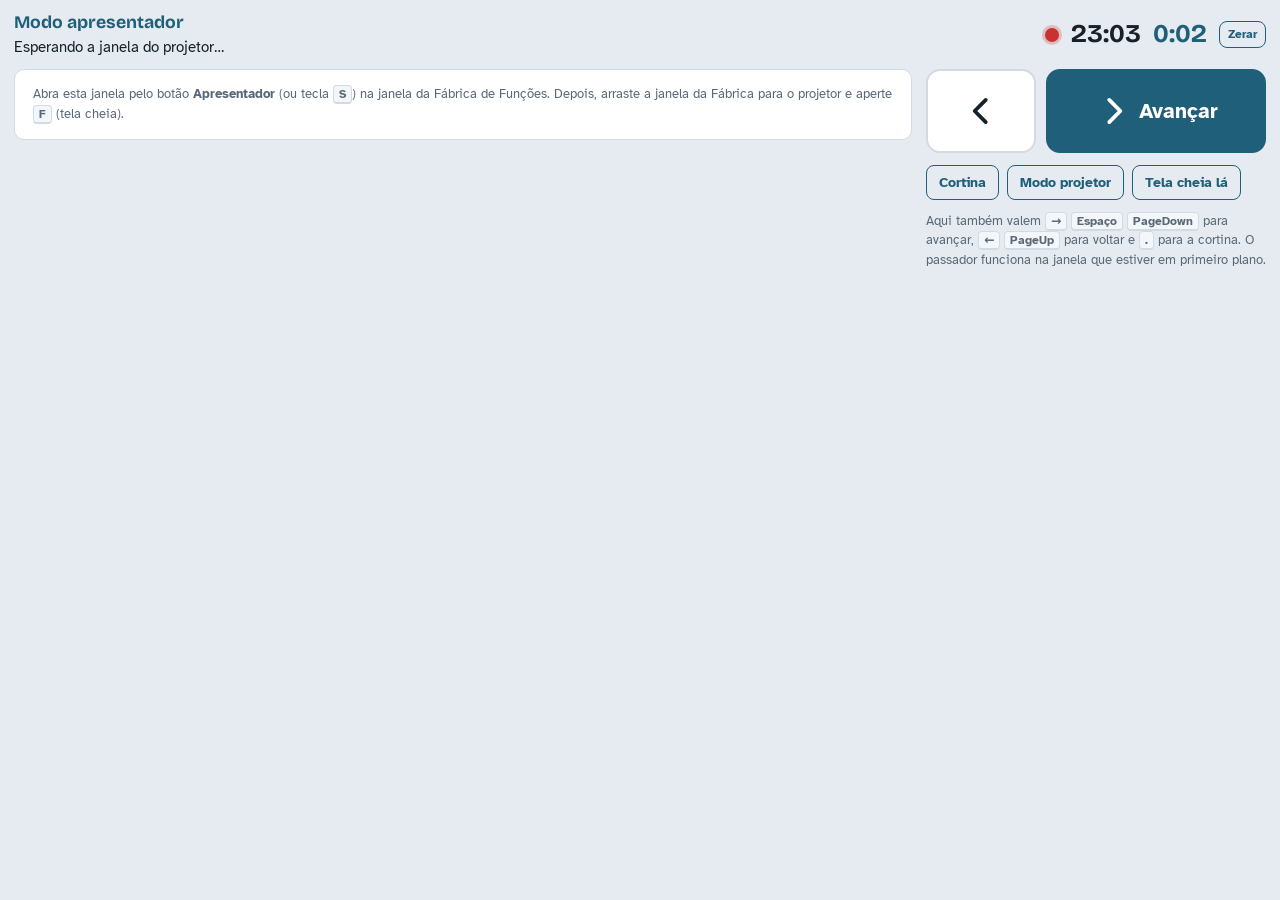
<file: apresentador.html>
<!doctype html>
<html lang="pt-BR" data-theme="light">
<head>
<meta charset="utf-8">
<meta name="viewport" content="width=device-width, initial-scale=1">
<title>Apresentador · Fábrica de Funções</title>
<link rel="preconnect" href="https://fonts.googleapis.com">
<link rel="preconnect" href="https://fonts.gstatic.com" crossorigin>
<link rel="stylesheet" href="https://fonts.googleapis.com/css2?family=Atkinson+Hyperlegible:ital,wght@0,400;0,700;1,400&family=Bricolage+Grotesque:opsz,wght@12..96,600;12..96,700&family=STIX+Two+Text:ital,wght@0,500;1,500;1,600&display=swap">
<link rel="stylesheet" href="css/style.css">
</head>
<body class="pv">
  <header class="pv-top">
    <div class="pv-brand"><b>Modo apresentador</b><span id="pv-where">Esperando a janela do projetor…</span></div>
    <div class="pv-clocks">
      <span class="pv-dot" id="pv-dot" title="Ligação com a janela do projetor"></span>
      <span class="pv-clock" id="pv-now" title="Hora"></span>
      <span class="pv-clock pv-el" id="pv-el" title="Tempo desde o começo da aula">0:00</span>
      <button class="btn btn-ghost sm" id="pv-zero" title="Zerar o tempo de aula">Zerar</button>
    </div>
  </header>

  <main class="pv-grid">
    <section class="pv-now">
      <div class="pv-card" id="pv-main">
        <p class="note">Abra esta janela pelo botão <b>Apresentador</b> (ou tecla <kbd>S</kbd>) na janela da Fábrica de Funções. Depois, arraste a janela da Fábrica para o projetor e aperte <kbd>F</kbd> (tela cheia).</p>
      </div>
      <div class="pv-card pv-note" id="pv-note" hidden></div>
    </section>

    <aside class="pv-side">
      <div class="pv-ctrl">
        <button class="pv-big" id="pv-prev" aria-label="Voltar"><svg viewBox="0 0 24 24" aria-hidden="true"><path d="M15 5 8 12l7 7" fill="none" stroke="currentColor" stroke-width="2.4" stroke-linecap="round" stroke-linejoin="round"/></svg></button>
        <button class="pv-big pv-next" id="pv-next" aria-label="Avançar"><svg viewBox="0 0 24 24" aria-hidden="true"><path d="m9 5 7 7-7 7" fill="none" stroke="currentColor" stroke-width="2.4" stroke-linecap="round" stroke-linejoin="round"/></svg><span>Avançar</span></button>
      </div>
      <div class="pv-ctrl2">
        <button class="btn btn-ghost" id="pv-curtain" title="Apaga a tela do projetor (tecla .)">Cortina</button>
        <button class="btn btn-ghost" id="pv-proj" title="Liga ou desliga o modo projetor na outra janela">Modo projetor</button>
        <button class="btn btn-ghost" id="pv-full" title="Coloca a janela do projetor em tela cheia">Tela cheia lá</button>
      </div>
      <div class="pv-card" id="pv-next-card" hidden></div>
      <div class="pv-card pv-outline-card" id="pv-outline" hidden></div>
      <p class="note pv-keys">Aqui também valem <kbd>→</kbd> <kbd>Espaço</kbd> <kbd>PageDown</kbd> para avançar, <kbd>←</kbd> <kbd>PageUp</kbd> para voltar e <kbd>.</kbd> para a cortina. O passador funciona na janela que estiver em primeiro plano.</p>
    </aside>
  </main>

<script src="js/apresentador.js"></script>
</body>
</html>
</file>
<file: css/style.css>
/* ===== Tokens ===== */
:root {
  --bg: #e5ebf0;
  --surface: #ffffff;
  --surface-2: #f4f7f9;
  --ink: #17212b;
  --muted: #5a6977;
  --line: #d2dbe3;
  --grid: #e3e9ef;
  --accent: #1f5f7a;
  --accent-ink: #ffffff;

  --in: #1b6ec2;          /* entrada (x) */
  --in-fill: #e3effb;
  --mid: #7a4fc4;         /* valor no meio da máquina */
  --mid-fill: #efe8fb;
  --out: #d1690f;         /* saída f(x) */
  --out-fill: #fdeedd;
  --bad: #c8322f;
  --bad-fill: #fbe4e3;
  --ok: #1d8a4a;

  --metal: #c9d3dc;
  --metal-2: #aab7c3;
  --metal-ink: #3d4b58;
  --roof: #8d9aa7;
  --window: #e8eef3;
  --screen: #183a33;
  --screen-ink: #d9fbe9;
  --belt: #4c5864;
  --rail: #4c5864;
  --roller: #93a1ad;
  --sign: #1f5f7a;
  --sign-ink: #ffffff;
  --floor: #dde4ea;

  --font-body: "Atkinson Hyperlegible", "Segoe UI", system-ui, sans-serif;
  --font-display: "Bricolage Grotesque", "Segoe UI", system-ui, sans-serif;
  --font-math: "STIX Two Text", "Cambria Math", "Times New Roman", serif;
  --fs: 1;
  --radius: 10px;
  color-scheme: light;
}

@media (prefers-color-scheme: dark) {
  :root:not([data-theme="light"]) {
    --bg: #0e161e;
    --surface: #15212b;
    --surface-2: #1b2833;
    --ink: #e5edf3;
    --muted: #93a5b5;
    --line: #2b3b48;
    --grid: #1f2e3a;
    --accent: #5fb4d4;
    --accent-ink: #08131a;
    --in: #5aa9f5;
    --in-fill: #16304a;
    --mid: #b494f0;
    --mid-fill: #2c2446;
    --out: #f5a04e;
    --out-fill: #43301d;
    --bad: #ff6d68;
    --bad-fill: #4a2224;
    --ok: #52c985;
    --metal: #3a4855;
    --metal-2: #4c5c6b;
    --metal-ink: #d7e1ea;
    --roof: #56687a;
    --window: #1c2832;
    --screen: #0c231e;
    --screen-ink: #c9f7df;
    --belt: #26313b;
  --rail: #46596b;
    --rail: #46596b;
    --roller: #6e7f8e;
    --sign: #2d6f8c;
    --sign-ink: #ffffff;
    --floor: #1a252f;
    color-scheme: dark;
  }
}
:root[data-theme="dark"] {
  --bg: #0e161e;
  --surface: #15212b;
  --surface-2: #1b2833;
  --ink: #e5edf3;
  --muted: #93a5b5;
  --line: #2b3b48;
  --grid: #1f2e3a;
  --accent: #5fb4d4;
  --accent-ink: #08131a;
  --in: #5aa9f5;
  --in-fill: #16304a;
  --mid: #b494f0;
  --mid-fill: #2c2446;
  --out: #f5a04e;
  --out-fill: #43301d;
  --bad: #ff6d68;
  --bad-fill: #4a2224;
  --ok: #52c985;
  --metal: #3a4855;
  --metal-2: #4c5c6b;
  --metal-ink: #d7e1ea;
  --roof: #56687a;
  --window: #1c2832;
  --screen: #0c231e;
  --screen-ink: #c9f7df;
  --belt: #26313b;
  --rail: #46596b;
  --roller: #6e7f8e;
  --sign: #2d6f8c;
  --sign-ink: #ffffff;
  --floor: #1a252f;
  color-scheme: dark;
}

/* ===== Base ===== */
* { box-sizing: border-box; }
html, body { height: 100%; }
body {
  margin: 0;
  background: var(--bg);
  color: var(--ink);
  font-family: var(--font-body);
  font-size: calc(16px * var(--fs));
  line-height: 1.5;
}
[hidden] { display: none !important; }
button { font: inherit; color: inherit; cursor: pointer; }
button:disabled { cursor: default; }
input, select { font: inherit; color: inherit; }
:focus-visible { outline: 2.5px solid var(--accent); outline-offset: 2px; }
h1, h2, h3 { font-family: var(--font-display); text-wrap: balance; margin: 0; }
i { font-family: var(--font-math); font-style: italic; }

.app {
  min-height: 100%;
  display: flex;
  flex-direction: column;
  padding-inline: 16px;
  padding-block: 0 16px;
}

/* ===== Topbar ===== */
.topbar {
  display: flex;
  align-items: center;
  flex-wrap: wrap;
  gap: 12px 20px;
  padding-block: 12px;
}
.brand { display: flex; align-items: center; gap: 12px; margin-right: auto; }
.brand-mark { width: 40px; height: 32px; color: var(--accent); flex: none; }
.brand h1 { font-size: 1.2rem; font-weight: 700; letter-spacing: -0.01em; line-height: 1.15; }
.brand-sub { margin: 0; color: var(--muted); font-size: 0.82rem; }

.tabs {
  display: flex; gap: 4px;
  background: var(--surface); border: 1px solid var(--line);
  border-radius: 999px; padding: 4px;
}
.tab {
  border: 0; background: transparent;
  padding: 7px 16px; border-radius: 999px;
  font-weight: 700; font-size: 0.92rem; color: var(--muted); white-space: nowrap;
}
.tab[aria-selected="true"] { background: var(--accent); color: var(--accent-ink); }

.tools { display: flex; align-items: center; gap: 8px; flex-wrap: wrap; }
.tool {
  display: inline-flex; align-items: center; gap: 6px;
  border: 1px solid var(--line); background: var(--surface);
  border-radius: 8px; padding: 7px 11px;
  font-size: 0.88rem; font-weight: 700;
}
.tool svg { width: 18px; height: 18px; }
.tool .slash { opacity: 1; }
.tool[aria-pressed="true"] { background: var(--accent); border-color: var(--accent); color: var(--accent-ink); }
.tool[aria-pressed="true"] .slash { opacity: 0; }
.tool-primary { background: var(--accent); color: var(--accent-ink); border-color: var(--accent); }

.seg {
  display: inline-flex;
  border: 1px solid var(--line); border-radius: 8px;
  overflow: hidden; background: var(--surface);
}
.seg button {
  border: 0; background: transparent;
  padding: 7px 11px; font-weight: 700; font-size: 0.86rem; color: var(--muted);
}
.seg button + button { border-left: 1px solid var(--line); }
.seg button[aria-pressed="true"] { background: var(--accent); color: var(--accent-ink); }
.seg-sm button { padding: 5px 10px; font-size: 0.82rem; }

/* ===== Layout ===== */
.view {
  flex: 1;
  display: grid;
  grid-template-columns: minmax(0, 1fr) minmax(290px, 370px);
  gap: 16px;
  align-items: start;
}
.col-main { display: flex; flex-direction: column; gap: 12px; min-width: 0; }
.stage-wrap {
  position: relative;
  background: var(--surface);
  border: 1px solid var(--line);
  border-radius: var(--radius);
  display: flex; flex-direction: column;
  min-width: 0;
}
.stage {
  display: block; width: 100%; height: auto;
  max-height: calc(100vh - 230px);
  user-select: none; -webkit-user-select: none;
}
.side { display: flex; flex-direction: column; gap: 12px; min-width: 0; }
.card {
  background: var(--surface);
  border: 1px solid var(--line);
  border-radius: var(--radius);
  padding: 14px 16px;
}
.card h2 { font-size: 1.02rem; font-weight: 700; margin-bottom: 10px; }
details.card > summary { cursor: pointer; list-style: none; }
details.card > summary::-webkit-details-marker { display: none; }
details.card > summary h2 { display: inline; margin: 0; }
details.card > summary::after { content: " ▾"; color: var(--muted); }
details.card[open] > summary { margin-bottom: 10px; }
.muted { color: var(--muted); font-weight: 400; font-size: 0.85rem; }
.note { margin: 0; font-size: 0.84rem; color: var(--muted); }
.note.err, .err { color: var(--bad); }
.ok { color: var(--ok); }

/* ===== Barras ===== */
.figbar {
  display: flex; flex-wrap: wrap; align-items: center; justify-content: space-between;
  gap: 8px 16px; padding: 8px 10px;
  border-bottom: 1px solid var(--line);
}
.fb-group { display: flex; flex-wrap: wrap; align-items: center; gap: 6px; }
.fb {
  display: inline-flex; align-items: center; gap: 5px;
  border: 1px solid var(--line); background: var(--surface-2);
  border-radius: 7px; padding: 5px 9px;
  font-size: 0.84rem; font-weight: 700;
}
.fb svg { width: 17px; height: 17px; }
.fb:disabled { opacity: 0.4; }
.fb-go { background: var(--in); border-color: var(--in); color: #fff; }
.fb-label { font-size: 0.78rem; font-weight: 700; letter-spacing: 0.06em; text-transform: uppercase; color: var(--muted); }
.in-value { width: 7.5em !important; font-size: 1.05rem !important; font-weight: 700; }
.invalid { border-color: var(--bad) !important; box-shadow: 0 0 0 2px color-mix(in srgb, var(--bad) 25%, transparent); }

.layerbar {
  display: flex; flex-wrap: wrap; align-items: center; gap: 6px;
  padding: 7px 10px; border-bottom: 1px solid var(--line);
}
.chip {
  border: 1px solid var(--line); background: transparent;
  border-radius: 999px; padding: 3px 11px;
  font-size: 0.8rem; font-weight: 700; color: var(--muted);
}
.chip[aria-pressed="true"] { background: var(--accent); border-color: var(--accent); color: var(--accent-ink); }
.chip:disabled { opacity: 0.4; }

/* ===== Passos ===== */
.stepper {
  display: flex; align-items: center; gap: 10px;
  padding: 10px 12px; border-top: 1px solid var(--line);
}
.step-btn {
  flex: none; width: 44px; height: 44px;
  display: grid; place-items: center;
  border-radius: 50%; border: 1px solid var(--line); background: var(--surface-2);
}
.step-btn svg { width: 22px; height: 22px; }
.step-btn:disabled { opacity: 0.35; }
.step-next { background: var(--accent); color: var(--accent-ink); border-color: var(--accent); }
.step-btn .i-pause { display: none; }
.step-btn.playing .i-pause { display: block; }
.step-btn.playing .i-play { display: none; }
.dots { flex: 1; min-width: 0; display: flex; align-items: center; justify-content: center; gap: 6px; flex-wrap: wrap; }
.dot { width: 12px; height: 12px; padding: 0; border-radius: 50%; border: 2px solid var(--muted); background: transparent; }
.dot.done { background: var(--muted); }
.dot.current { background: var(--accent); border-color: var(--accent); transform: scale(1.3); }
.dot.bad { border-color: var(--bad); }
.dot.bad.current { background: var(--bad); }

.step-card { min-height: 170px; }
.eyebrow { margin: 0 0 4px; font-size: 0.75rem; font-weight: 700; letter-spacing: 0.08em; text-transform: uppercase; color: var(--accent); }
.step-card h2 { font-size: 1.25rem; margin-bottom: 8px; }
.step-body p { margin: 0 0 10px; }
.step-body p:last-child { margin-bottom: 0; }
.mathline.wrap { display: flex; flex-wrap: wrap; align-items: center; gap: 2px 6px; line-height: 1.4; padding-block: 8px; }
.mathline {
  display: block;
  font-family: var(--font-math); font-size: 1.3rem; line-height: 1.9;
  background: var(--surface-2); border-radius: 8px;
  padding: 4px 12px; margin: 4px 0 8px;
  font-variant-numeric: tabular-nums; overflow-x: auto;
}

/* ===== Cartões laterais ===== */
.select, input[type="text"] {
  width: 100%;
  border: 1px solid var(--line); background: var(--surface-2);
  border-radius: 6px; padding: 6px 8px;
  font-variant-numeric: tabular-nums;
}
.story { margin: 10px 0 0; font-size: 0.92rem; }
.book {
  display: inline-block; font-size: 0.72rem; font-weight: 700; letter-spacing: 0.05em; text-transform: uppercase;
  color: var(--accent); border: 1px solid var(--accent); border-radius: 4px; padding: 0 5px; margin-right: 4px;
}
.questions { display: flex; flex-direction: column; gap: 6px; margin-top: 10px; }
.questions:empty { display: none; }
.qhead { margin: 0; font-size: 0.75rem; font-weight: 700; letter-spacing: 0.06em; text-transform: uppercase; color: var(--muted); }
.qbtn {
  display: flex; align-items: flex-start; gap: 8px; text-align: left;
  border: 1px solid var(--line); background: var(--surface-2); border-radius: 8px;
  padding: 7px 10px; font-size: 0.9rem;
}
.qbtn:disabled { opacity: 0.45; }
.qdir { color: var(--accent); font-weight: 700; }

.law-view { display: flex; flex-direction: column; gap: 6px; margin-bottom: 12px; color: var(--ink); overflow-x: auto; }
.law-big { font-family: var(--font-math); font-size: 1.8rem; }
.law-big.bad { color: var(--bad); }
.gtag { font-family: var(--font-math); font-weight: 600; white-space: nowrap; background: var(--mid-fill); color: var(--mid); border-radius: 5px; padding: 0 5px; }
.pieces { border-collapse: collapse; font-size: 0.85rem; }
.pieces td { padding: 3px 6px 3px 0; border-bottom: 1px solid var(--line); vertical-align: middle; }
.pieces td:first-child { color: var(--muted); white-space: nowrap; }
.law-row { display: grid; grid-template-columns: auto minmax(0, 1fr) auto; gap: 8px; align-items: center; margin-bottom: 6px; }
.law-prefix { font-family: var(--font-math); font-style: italic; font-size: 1.15rem; white-space: nowrap; }
#in-law, #in-guess { font-family: var(--font-math); font-size: 1.1rem; }
.btn {
  border: 1px solid var(--accent); background: var(--accent); color: var(--accent-ink);
  border-radius: 8px; padding: 6px 12px; font-weight: 700; font-size: 0.88rem;
}
.btn-ghost { background: transparent; color: var(--accent); }
details summary { cursor: pointer; font-size: 0.9rem; font-weight: 700; color: var(--accent); }
.gears-edit, .presets-box { margin-top: 10px; }
.gears-edit[open], .presets-box[open] { padding-bottom: 4px; }
.gear-list { list-style: none; margin: 8px 0; padding: 0; display: flex; flex-direction: column; gap: 5px; }
.gear-row { display: grid; grid-template-columns: 22px minmax(0, 1fr) 70px 30px 30px; gap: 6px; align-items: center; }
.gear-n { display: grid; place-items: center; width: 22px; height: 22px; border-radius: 50%; background: var(--mid); color: #fff; font-size: 0.75rem; font-weight: 700; }
.gear-kin { padding: 3px 6px !important; }
.icon-btn { border: 0; background: transparent; width: 36px; height: 36px; display: grid; place-items: center; border-radius: 8px; color: var(--muted); }
.icon-btn svg { width: 20px; height: 20px; }
.icon-btn.sm { width: 30px; height: 30px; }
.icon-btn:disabled { opacity: 0.3; }
.icon-btn[aria-pressed="true"] { color: var(--accent); }
.gear-add { display: grid; grid-template-columns: minmax(0, 1fr) 64px auto; gap: 6px; margin-bottom: 6px; }
.presets { display: grid; grid-template-columns: repeat(2, minmax(0, 1fr)); gap: 6px; margin-top: 8px; }
.preset {
  border: 1px solid var(--line); background: var(--surface-2);
  border-radius: 8px; padding: 6px 8px; text-align: left;
  font-size: 0.8rem; line-height: 1.3;
}
.preset b { display: block; font-family: var(--font-math); font-size: 1rem; font-weight: 500; }
.preset span { color: var(--muted); }
.preset .pg { display: block; font-size: 0.68rem; font-weight: 700; letter-spacing: 0.05em; text-transform: uppercase; color: var(--accent); }
.guess { display: flex; flex-direction: column; gap: 8px; }
.guess-msg p { margin: 0 0 6px; }
.guess-msg ul { margin: 0; padding-left: 1.2em; font-size: 0.9rem; }
.guess .btn-ghost { align-self: flex-start; }
.field { display: flex; flex-direction: column; gap: 4px; margin-bottom: 10px; }
.field label, .flabel { font-size: 0.9rem; font-weight: 700; }

/* ===== Representações ===== */
.reps { display: grid; grid-template-columns: repeat(auto-fit, minmax(260px, 1fr)); gap: 12px; }
.rep {
  background: var(--surface); border: 1px solid var(--line); border-radius: var(--radius);
  display: flex; flex-direction: column; min-width: 0;
}
.rep-head { display: flex; align-items: center; justify-content: space-between; padding: 6px 6px 0 14px; }
.rep-head h2 { font-size: 0.95rem; }
.rep-body { padding: 4px 12px 12px; min-width: 0; }
.rep-svg { display: block; width: 100%; height: auto; }
.table-scroll { overflow: auto; max-height: 320px; }
.ftable { border-collapse: collapse; width: 100%; font-variant-numeric: tabular-nums; }
.ftable th, .ftable td { padding: 5px 6px; text-align: center; border-bottom: 1px solid var(--line); }
.ftable thead th { font-family: var(--font-math); font-size: 1.15rem; font-weight: 500; vertical-align: bottom; line-height: 1.2; position: sticky; top: 0; background: var(--surface); }
.ftable thead th small { display: block; font-family: var(--font-body); font-size: 0.68rem; color: var(--muted); letter-spacing: 0.03em; }
.ftable td { font-family: var(--font-math); font-size: 1.15rem; }
.ftable td:first-child { color: var(--in); font-weight: 600; }
.ftable td.out { color: var(--out); font-weight: 600; }
.ftable td.calc { color: var(--muted); font-size: 1rem; }
.ftable tr.last td { background: color-mix(in srgb, var(--accent) 9%, transparent); }
.ftable tr.rej td, .ftable tr.rej td:first-child, .ftable tr.rej td.out { color: var(--bad); background: color-mix(in srgb, var(--bad) 7%, transparent); }
.ftable .why, .sets .why { font-family: var(--font-body); font-size: 0.78rem; font-style: normal; color: var(--bad); }
.rej-line { color: var(--bad); }
.rep-svg .el.rej { fill: var(--bad); font-weight: 600; }
.pt-a.rej { fill: var(--bad); }
.gnone { stroke: var(--bad); stroke-width: 1.4; stroke-dasharray: 5 4; opacity: 0.8; }
.rep-svg .gnone-x { fill: var(--bad); font-size: 15px; font-weight: 700; }
.ftable td.empty { font-family: var(--font-body); font-size: 0.85rem; color: var(--muted); padding: 18px 6px; }
.sets { font-family: var(--font-math); font-size: 1.02rem; line-height: 1.6; padding: 2px 4px 0; overflow-x: auto; }
.sets b { font-family: var(--font-body); }
.sets .muted { font-family: var(--font-body); }

.rep.max {
  position: fixed; z-index: 24;
  inset: 16px;
  box-shadow: 0 16px 48px rgba(8, 16, 24, 0.3);
}
.rep.max .rep-head h2 { font-size: 1.3rem; }
.rep.max .rep-body { flex: 1; min-height: 0; display: flex; flex-direction: column; align-items: center; justify-content: center; overflow: auto; }
.rep.max .rep-svg { max-height: calc(100vh - 180px); width: auto; max-width: 100%; flex: 1; }
.rep.max .table-scroll { max-height: none; width: min(900px, 100%); }
.rep.max .ftable td, .rep.max .ftable th { font-size: 1.7rem; padding: 10px; }
.rep.max .sets { font-size: 1.4rem; }
#rep-scrim { z-index: 23; }

/* SVG das representações */
.rep-svg text { font-family: var(--font-body); fill: var(--ink); }
.oval { fill: var(--surface-2); stroke: var(--ink); stroke-width: 1.6; }
.setname-c { fill: var(--surface); stroke: var(--ink); stroke-width: 1.4; }
.setname { font-size: 15px; font-weight: 700; }
.rep-svg .el { font-family: var(--font-math); font-size: 17px; }
.rep-svg .el.idle { fill: var(--muted); }
.rep-svg .el.hit { fill: var(--out); font-weight: 600; }
.pt-a { fill: var(--in); }
.pt-b { fill: var(--muted); }
.pt-b.hit { fill: var(--out); }
.pt-a.idle { fill: var(--muted); }
.farrow { fill: none; stroke: var(--ink); stroke-width: 1.5; opacity: 0.75; }
.farrow.last { stroke: var(--accent); stroke-width: 2.4; opacity: 1; }
.arrowhead { fill: context-stroke; }
.plot-bg { fill: var(--surface); }
.gridl { stroke: var(--grid); stroke-width: 1; }
.axis { stroke: var(--ink); stroke-width: 1.4; }
.rep-svg .tick { font-size: 11px; fill: var(--muted); }
.rep-svg .axname { font-family: var(--font-math); font-style: italic; font-size: 15px; font-weight: 600; }
.curve { fill: none; stroke: var(--mid); stroke-width: 2.4; opacity: 0.85; }
.gpt { fill: var(--out); stroke: var(--surface); stroke-width: 1.5; }
.gpt.last { fill: var(--accent); }
.guide { fill: none; stroke: var(--accent); stroke-width: 1.2; stroke-dasharray: 4 3; }
.rep-svg .plabel { font-family: var(--font-math); font-size: 13px; paint-order: stroke; stroke: var(--surface); stroke-width: 4px; }

/* ===== Fábrica (SVG) ===== */
.stage text { font-family: var(--font-body); fill: var(--ink); }
.clickable { cursor: pointer; }
.floor { fill: var(--floor); }
.depot-body { fill: var(--surface-2); stroke: var(--line); stroke-width: 2; }
.depot-A .depot-body { stroke: color-mix(in srgb, var(--in) 45%, var(--line)); }
.depot-B .depot-body { stroke: color-mix(in srgb, var(--out) 45%, var(--line)); }
.stage .depot-title { font-family: var(--font-display); font-weight: 700; font-size: 18px; }
.depot-A .depot-title { fill: var(--in); }
.depot-B .depot-title { fill: var(--out); }
.stage .depot-sub { font-size: 13px; fill: var(--muted); }
.stage .depot-empty { font-size: 14px; fill: var(--muted); font-style: italic; }
.stage .depot-set { font-family: var(--font-math); font-size: 14px; fill: var(--muted); }

.belt-body { fill: var(--belt); }
.belt-top { stroke: var(--roller); stroke-width: 2; stroke-dasharray: 12 12; }
.roller { fill: var(--roller); }

.box rect { stroke-width: 2.2; }
.box-tape { opacity: 0.35; }
.stage .box-v { font-family: var(--font-math); font-weight: 600; }
.stage .box-u { font-size: 12px; font-weight: 700; }
.box-in rect { fill: var(--in-fill); stroke: var(--in); }
.box-in .box-tape, .stage .box-in .box-v, .stage .box-in .box-u { fill: var(--in); }
.box-mid rect { fill: var(--mid-fill); stroke: var(--mid); }
.box-mid .box-tape, .stage .box-mid .box-v, .stage .box-mid .box-u { fill: var(--mid); }
.box-out rect { fill: var(--out-fill); stroke: var(--out); }
.box-out .box-tape, .stage .box-out .box-v, .stage .box-out .box-u { fill: var(--out); }
.box-bad rect { fill: var(--bad-fill); stroke: var(--bad); }
.box-bad .box-tape, .stage .box-bad .box-v, .stage .box-bad .box-u { fill: var(--bad); }
.box-hid rect { fill: var(--surface); stroke: var(--ink); stroke-dasharray: 5 4; }
.stage .box-hid .box-v { fill: var(--ink); }
.box-slot rect { fill: transparent; stroke: var(--muted); stroke-dasharray: 4 4; stroke-width: 1.5; }
.box-slot .box-tape { display: none; }
.stage .box-slot .box-v, .stage .box-slot .box-u { fill: var(--muted); }
.box.done rect { opacity: 0.55; }
.stage .box-cross { fill: var(--bad); font-weight: 700; }
.trash > rect { fill: var(--surface); stroke: var(--metal-2); stroke-width: 1.5; stroke-dasharray: 5 4; }
.trash.has > rect { stroke: var(--bad); stroke-dasharray: none; fill: color-mix(in srgb, var(--bad) 8%, var(--surface)); }
.stage .trash-cap { font-size: 12px; font-weight: 700; letter-spacing: 0.08em; fill: var(--bad); }
.stage .trash-empty { font-size: 12px; font-style: italic; fill: var(--muted); }
.stage .box-check { fill: var(--ok); font-weight: 700; }
.box.fresh rect { stroke-width: 3.5; }
.clickable:hover .box rect { filter: brightness(0.96); stroke-width: 3; }

.roof { fill: var(--roof); }
.machine { fill: var(--metal); stroke: var(--metal-2); stroke-width: 2; }
.window { fill: var(--window); stroke: var(--metal-2); stroke-width: 2; }
.door { fill: var(--metal-2); }
.lamp { fill: var(--surface); stroke: var(--metal-2); stroke-width: 2; }
.lamp-bad.on { fill: var(--bad); }
.lamp-ok.on { fill: var(--ok); }
.sign-board { fill: var(--sign); }
.sign-post { stroke: var(--metal-2); stroke-width: 6; }
.stage .sign-text { fill: var(--sign-ink); font-family: var(--font-math); font-style: italic; }
.stage .sign-plain { font-family: var(--font-body); font-style: normal; font-size: 20px; }
.stage .sign-math text, .stage .sign-math { fill: var(--sign-ink); color: var(--sign-ink); }
.gear path { fill: var(--metal-2); stroke: var(--metal-ink); stroke-width: 1.2; stroke-linejoin: round; }
.gear-hole { fill: var(--window); stroke: var(--metal-ink); stroke-width: 1.2; }
.gear.active path { fill: var(--mid); stroke: var(--mid); }
.gear.jam path { fill: var(--bad); stroke: var(--bad); }
.rail-bed { fill: none; stroke: var(--rail); stroke-width: 12; stroke-linejoin: round; stroke-linecap: round; }
.rail-line { fill: none; stroke: var(--roller); stroke-width: 2; stroke-dasharray: 8 8; stroke-linejoin: round; }
.gear.join path { fill: color-mix(in srgb, var(--out) 35%, var(--metal-2)); }
.gear.join.active path { fill: var(--out); stroke: var(--out); }
.plate.join rect { stroke: var(--out); }
.plate.join.active rect { fill: var(--out); stroke: var(--out); }
.splitter rect { fill: var(--surface); stroke: var(--in); stroke-width: 2; }
.splitter path { fill: none; stroke: var(--in); stroke-width: 2.4; stroke-linecap: round; }
.splitter.active rect { fill: var(--in); }
.splitter.active path { stroke: #fff; }
.stage .splitter-cap { font-size: 11px; font-weight: 700; fill: var(--in); letter-spacing: 0.04em; text-transform: uppercase; }
.gear-arrow { stroke: var(--metal-2); stroke-width: 2; stroke-dasharray: 3 4; }
.plate rect { fill: var(--surface); stroke: var(--metal-2); stroke-width: 1.5; }
.stage .plate text { font-family: var(--font-math); font-weight: 600; fill: var(--metal-ink); }
.plate.active rect { fill: var(--mid); stroke: var(--mid); }
.stage .plate.active text { fill: #fff; }
.plate.inv rect { stroke: var(--in); stroke-dasharray: 4 3; }
.screen { fill: var(--screen); }
.stage .screen-math, .stage .screen-math text { fill: var(--screen-ink); color: var(--screen-ink); }
.stage .screen-cap { font-size: 12px; fill: color-mix(in srgb, var(--screen-ink) 65%, transparent); letter-spacing: 0.06em; text-transform: uppercase; }
.stage .screen-cap.bad { fill: var(--bad); font-size: 16px; text-transform: none; }
.stage .screen-small { fill: var(--screen-ink); font-size: 16px; }
.cover { fill: var(--ink); }
.stage .cover-q { fill: var(--surface); font-family: var(--font-display); font-size: 72px; font-weight: 700; }
.stage .cover-sub { fill: var(--surface); font-size: 14px; letter-spacing: 0.1em; text-transform: uppercase; opacity: 0.75; }
.xmark circle { fill: var(--bad); }
.xmark path { stroke: #fff; stroke-width: 3; stroke-linecap: round; }

/* Expressões desenhadas */
.mx text, .mx-inline text { font-family: var(--font-math); fill: currentColor; white-space: pre; }
.mx-inline { overflow: visible; color: inherit; }
.mx-sub { fill: var(--in) !important; font-weight: 700; }
.mx-fresh { fill: var(--out) !important; font-weight: 700; }
.mx-bad { fill: var(--bad) !important; font-weight: 700; }
.stage .screen-math .mx-sub { fill: #8cc8ff !important; }
.stage .screen-math .mx-fresh { fill: #ffc27a !important; }

/* ===== Painel ===== */
.scrim { position: fixed; inset: 0; background: rgba(8, 16, 24, 0.35); z-index: 20; }
.panel {
  position: fixed; top: 0; right: 0; bottom: 0;
  width: min(400px, 100%);
  background: var(--surface); border-left: 1px solid var(--line);
  z-index: 21; display: flex; flex-direction: column;
  padding-top: env(safe-area-inset-top, 0px);
  padding-bottom: env(safe-area-inset-bottom, 0px);
  box-shadow: -12px 0 32px rgba(8, 16, 24, 0.18);
}
.panel-head { display: flex; align-items: center; justify-content: space-between; padding: 14px 16px; border-bottom: 1px solid var(--line); }
.panel-head h2 { font-size: 1.1rem; }
.panel-body { overflow-y: auto; padding: 4px 16px 24px; }
.pgroup { padding-block: 14px; border-bottom: 1px solid var(--line); display: flex; flex-direction: column; gap: 10px; }
.pgroup:last-child { border-bottom: 0; }
.pgroup h3 { font-size: 0.78rem; letter-spacing: 0.08em; text-transform: uppercase; color: var(--muted); font-family: var(--font-body); font-weight: 700; }
.field-inline { display: flex; align-items: center; justify-content: space-between; gap: 10px; flex-wrap: wrap; }
input[type="range"] { width: 100%; accent-color: var(--accent); }
.share-row { display: grid; grid-template-columns: minmax(0, 1fr) auto; gap: 8px; }
.keys { display: grid; grid-template-columns: auto 1fr; gap: 6px 12px; margin: 0; font-size: 0.86rem; }
.keys dt { white-space: nowrap; }
.keys dd { margin: 0; color: var(--muted); }
kbd {
  font-family: var(--font-body); font-size: 0.78rem; font-weight: 700;
  border: 1px solid var(--line); border-bottom-width: 2px; border-radius: 4px;
  padding: 0 5px; background: var(--surface-2);
}

/* ===== Responsivo ===== */
@media (max-width: 1000px) {
  .view { display: flex; flex-direction: column; gap: 12px; }
  .col-main, .side { display: contents; }
  .stage-wrap { order: 1; }
  .step-card { order: 2; min-height: 0; }
  .reps { order: 3; }
  .side > .card:not(.step-card) { order: 4; width: 100%; }
  .stage { max-height: none; }
}
@media (max-width: 700px) {
  .tools .tool span, .fb span { display: none; }
  .fb-go span { display: inline; }
}
@media (max-width: 480px) {
  .app { padding-inline: 8px; }
  .brand-sub { display: none; }
  .presets { grid-template-columns: minmax(0, 1fr); }
}
:fullscreen .stage { max-height: calc(100vh - 170px); }

@media (prefers-reduced-motion: reduce) {
  * { transition: none !important; animation: none !important; }
}

/* ===== É função? (inspetor) ===== */
.case-nav { flex: 1; justify-content: center; min-width: 0; }
.case-name { font-weight: 700; font-size: 0.9rem; text-align: center; min-width: 0; overflow: hidden; text-overflow: ellipsis; white-space: nowrap; max-width: 34ch; }
.fb[aria-pressed="true"] { border-color: var(--accent); color: var(--accent); }
.vote-row { display: grid; grid-template-columns: 1fr 1fr; gap: 8px; }
.vote { border: 2px solid var(--line); background: var(--surface-2); border-radius: 10px; padding: 10px 8px; font-weight: 700; font-size: 1rem; }
.vote-yes[aria-pressed="true"] { background: var(--ok); border-color: var(--ok); color: #fff; }
.vote-no[aria-pressed="true"] { background: var(--bad); border-color: var(--bad); color: #fff; }
#vote-score { margin-top: 10px; }
.vote-res { font-weight: 700; }
.vote-res.ok { color: var(--ok); }
.vote-res.no { color: var(--bad); }
.rule { margin: 0; font-size: 0.92rem; }
.edit-row { display: flex; gap: 8px; justify-content: space-between; margin-top: 10px; flex-wrap: wrap; }
.sets-line { line-height: 1.7; }

#insp-svg text { font-family: var(--font-body); fill: var(--ink); }
#insp-svg .setname { font-size: 19px; }
#insp-svg .iel text { font-family: var(--font-math); font-size: 25px; }
#insp-svg .iel circle { fill: var(--ink); }
#insp-svg .iel.cur text { fill: var(--accent); font-weight: 700; }
#insp-svg .iel.cur circle { fill: var(--accent); }
#insp-svg .iel.okd text { fill: var(--ok); }
#insp-svg .iel.bad text { fill: var(--bad); font-weight: 700; }
#insp-svg .iel.bad circle { fill: var(--bad); }
#insp-svg .iel.im text { fill: var(--out); font-weight: 700; }
#insp-svg .iel.im circle { fill: var(--out); }
#insp-svg .iel.spare text { fill: var(--muted); }
#insp-svg .iel.sel text { fill: var(--accent); text-decoration: underline; }
#insp-svg .iel .hit { fill: transparent; }
.iarrow { fill: none; stroke: var(--ink); stroke-width: 2; }
.iarrow.dim { opacity: 0.35; }
.iarrow.cur { stroke: var(--accent); stroke-width: 3.4; opacity: 1; }
.iarrow.bad { stroke: var(--bad); stroke-width: 3.4; }
.iarrow.bad.dim { opacity: 0.6; stroke-width: 2.4; }
.lupa circle { fill: color-mix(in srgb, var(--accent) 12%, transparent); stroke: var(--accent); stroke-width: 3; }
.lupa line { stroke: var(--accent); stroke-width: 4; stroke-linecap: round; }
#insp-svg .edit-hint { font-size: 14px; fill: var(--accent); font-weight: 700; }

.post { fill: var(--surface-2); stroke: var(--line); stroke-width: 2; }
#insp-svg .post-title { font-family: var(--font-display); font-weight: 700; font-size: 17px; fill: var(--muted); letter-spacing: 0.02em; }
#insp-svg .post-wait { font-size: 17px; fill: var(--muted); }
#insp-svg .chk-t { font-family: var(--font-math); font-size: 20px; }
#insp-svg .chk-i { font-size: 20px; font-weight: 700; }
#insp-svg .chk.ok .chk-i { fill: var(--ok); }
#insp-svg .chk.no .chk-i, #insp-svg .chk.no .chk-t { fill: var(--bad); }
#insp-svg .chk-w { font-size: 12px; font-weight: 700; fill: var(--bad); text-transform: uppercase; letter-spacing: 0.04em; }
#insp-svg .chk.cur .chk-t { font-weight: 700; }
@keyframes stampIn { from { transform: scale(1.6); opacity: 0; } to { transform: scale(1); opacity: 1; } }
.stamp rect { fill: none; stroke-width: 5; animation: stampIn 0.35s ease-out both; transform-box: fill-box; transform-origin: center; }
.stamp.ok rect { stroke: var(--ok); }
.stamp.no rect { stroke: var(--bad); }
#insp-svg .stamp text { font-family: var(--font-display); font-weight: 700; animation: stampIn 0.35s ease-out both; transform-box: fill-box; transform-origin: center; }
#insp-svg .stamp .st1 { font-size: 30px; letter-spacing: 0.08em; }
#insp-svg .stamp .st2 { font-size: 16px; letter-spacing: 0.06em; text-transform: uppercase; }
#insp-svg .stamp.ok text { fill: var(--ok); }
#insp-svg .stamp.no text { fill: var(--bad); }

.tb-head { fill: var(--accent); }
#insp-svg .tb-h { fill: var(--accent-ink); font-weight: 700; font-size: 19px; }
.tb-row rect { fill: var(--surface); stroke: var(--line); }
#insp-svg .tb-row text { font-family: var(--font-math); font-size: 23px; }
.tb-row.dim { opacity: 0.4; }
.tb-row.cur rect { fill: color-mix(in srgb, var(--accent) 16%, var(--surface)); stroke: var(--accent); stroke-width: 2; }
.tb-row.bad rect { fill: color-mix(in srgb, var(--bad) 14%, var(--surface)); stroke: var(--bad); stroke-width: 2; }
#insp-svg .tb-row.bad text { fill: var(--bad); font-weight: 700; }
#insp-svg .tb-b.im { fill: var(--out); font-weight: 700; }
.tb-mid { stroke: var(--line); stroke-width: 2; }

#insp-svg .tick { font-size: 12px; fill: var(--muted); }
#insp-svg .axname { font-family: var(--font-math); font-style: italic; font-size: 18px; font-weight: 600; }
.icurve { fill: none; stroke: var(--mid); stroke-width: 3.2; stroke-linecap: round; }
.strip { stroke-width: 9; stroke-linecap: butt; }
.strip.s1 { stroke: var(--ok); }
.strip.s2 { stroke: var(--bad); }
.strip.s0 { stroke: var(--muted); opacity: 0.45; }
.strip-dot { fill: var(--bad); }
.imbar { stroke: var(--out); stroke-width: 9; opacity: 0.85; }
.vline line { stroke: var(--bad); stroke-width: 2.4; stroke-dasharray: 7 5; }
.vline.ok line { stroke: var(--ok); }
.vline .vgrip { fill: transparent; cursor: ew-resize; }
.vline .vhandle { fill: var(--bad); cursor: ew-resize; }
.vline.ok .vhandle { fill: var(--ok); }
.vhit { fill: var(--ok); stroke: var(--surface); stroke-width: 2; }
.vhit.bad { fill: var(--bad); }
#insp-svg.graf { touch-action: none; }
#insp-svg .eq { font-family: var(--font-math); font-style: italic; font-size: 24px; }
#insp-svg .count { font-family: var(--font-display); font-size: 30px; font-weight: 700; }
#insp-svg .count.ok { fill: var(--ok); }
#insp-svg .count.no { fill: var(--bad); }
#insp-svg .count.zero { fill: var(--muted); }
#insp-svg .legend text { font-size: 14px; fill: var(--muted); }
@media (max-width: 700px) {
  .case-nav { order: 3; flex-basis: 100%; }
  .case-name { max-width: none; flex: 1; }
}

/* ===== Desafios ===== */
.game { padding: 16px 20px 22px; display: flex; flex-direction: column; gap: 14px; min-height: 420px; }
.game-head h2 { font-size: 1.5rem; }
.game-head .note { margin-top: 4px; }
.mini-fab { display: flex; align-items: center; justify-content: center; gap: 12px; flex-wrap: wrap; padding: 10px 0; }
.mini-box {
  min-width: 84px; padding: 10px 14px; border-radius: 10px; border: 2.5px solid; text-align: center;
  font-family: var(--font-math); font-size: 1.8rem; font-weight: 600; line-height: 1.2;
}
.mini-box.in { border-color: var(--in); background: var(--in-fill); color: var(--in); }
.mini-box.out { border-color: var(--out); background: var(--out-fill); color: var(--out); }
.mini-box.empty { border-style: dashed; opacity: 0.7; }
.mini-arrow { font-size: 1.8rem; color: var(--muted); }
.mini-machine {
  display: flex; align-items: center; gap: 12px; padding: 14px 22px; border-radius: 14px;
  background: var(--sign); color: var(--sign-ink); min-width: 220px; justify-content: center;
}
.mini-machine > svg { width: 42px; height: 42px; opacity: 0.85; }
.mini-machine.dark { background: var(--ink); color: var(--surface); }
.mini-law .qq { font-family: var(--font-math); font-style: italic; font-size: 2rem; }
.mini-law .mx-inline { color: inherit; }
.clues { display: flex; justify-content: center; }
.ftable.big { width: auto; min-width: 260px; }
.ftable.big td, .ftable.big th { font-size: 1.5rem; padding: 6px 22px; }
.turn-box { border: 2.5px solid var(--tc); border-radius: 12px; padding: 12px 16px; display: flex; flex-direction: column; gap: 10px; background: color-mix(in srgb, var(--tc) 6%, var(--surface)); }
.turn-name { margin: 0; font-size: 1.2rem; color: var(--tc); }
.g-row { display: flex; flex-wrap: wrap; align-items: center; gap: 8px; }
.g-row label { font-weight: 700; }
.g-row input[type="text"] { width: auto; flex: 1; min-width: 120px; font-size: 1.1rem; }
.g-row .select { width: auto; flex: 1; min-width: 160px; }
.g-row.end { justify-content: flex-end; }
.math-in { font-family: var(--font-math); }
.g-msg p { margin: 0 0 6px; }
.big-msg { font-size: 1.2rem; }
.team-btns { display: flex; flex-wrap: wrap; gap: 8px; }
.team-btn { background: var(--tc); border-color: var(--tc); color: #fff; font-size: 1rem; padding: 8px 16px; }
.solve { margin: 0; padding-left: 1.4em; display: flex; flex-direction: column; gap: 6px; font-size: 1.05rem; }
.solve li::marker { color: var(--accent); font-weight: 700; }
.gtag.inv { background: var(--in-fill); color: var(--in); }
.pairs { display: flex; flex-wrap: wrap; gap: 14px; justify-content: center; }
.pair { display: flex; align-items: center; gap: 8px; padding: 8px 12px; border-radius: 12px; border: 2px solid var(--line); }
.pair .mini-box { font-size: 1.4rem; min-width: 60px; padding: 6px 10px; }
.pair.ok { border-color: var(--ok); }
.pair.no { border-color: var(--bad); }
.pair .got { font-weight: 700; font-size: 0.95rem; }
.pair.ok .got { color: var(--ok); }
.pair.no .got { color: var(--bad); }
.build { border-top: 1px solid var(--line); padding-top: 12px; display: flex; flex-direction: column; gap: 10px; }
.gear-chain { list-style: none; margin: 0; padding: 0; display: flex; flex-wrap: wrap; align-items: center; gap: 6px; font-size: 1.3rem; }
.gear-chain li { display: inline-flex; align-items: center; gap: 2px; }
.gear-chain .arrow { color: var(--muted); }
#g3-k { max-width: 90px; flex: 0 1 90px; }
.ex-card { border-left: 5px solid var(--accent); background: var(--surface-2); border-radius: 10px; padding: 14px 18px; }
.ex-tag { margin: 0 0 6px; font-size: 0.75rem; font-weight: 700; letter-spacing: 0.06em; text-transform: uppercase; color: var(--accent); }
.ex-text { margin: 0; font-size: 1.25rem; line-height: 1.5; }

.teams { list-style: none; margin: 0 0 8px; padding: 0; display: flex; flex-direction: column; gap: 6px; }
.team { display: grid; grid-template-columns: minmax(0, 1fr) auto 30px 30px; gap: 6px; align-items: center; border-left: 6px solid var(--tc); border-radius: 8px; background: var(--surface-2); padding: 4px 6px 4px 10px; }
.team.turn { outline: 2.5px solid var(--tc); background: color-mix(in srgb, var(--tc) 10%, var(--surface)); }
.team-name { border: 0 !important; background: transparent !important; font-weight: 700; padding: 4px 2px !important; }
.team-pts { font-family: var(--font-display); font-size: 1.6rem; font-weight: 700; min-width: 2ch; text-align: right; color: var(--tc); }
.team .icon-btn { font-size: 1.2rem; font-weight: 700; color: var(--ink); border: 1px solid var(--line); }
.clock { font-family: var(--font-display); font-size: 3.4rem; font-weight: 700; text-align: center; font-variant-numeric: tabular-nums; margin-bottom: 8px; }
.clock.low { color: var(--out); }
.clock.end { color: var(--bad); animation: blink 0.8s steps(2) 4; }
@keyframes blink { 50% { opacity: 0.25; } }
#g-clock-len { display: flex; flex-wrap: wrap; }
.toast {
  position: fixed; left: 50%; bottom: calc(24px + env(safe-area-inset-bottom, 0px)); transform: translateX(-50%);
  background: var(--ink); color: var(--bg); padding: 12px 20px; border-radius: 10px; font-weight: 700; font-size: 1.05rem;
  z-index: 30; box-shadow: 0 8px 24px rgba(8, 16, 24, 0.25);
}
@media (max-width: 700px) {
  .mini-box { font-size: 1.3rem; min-width: 60px; }
  .mini-machine { min-width: 0; padding: 10px 14px; }
  .game { padding: 12px; }
}
#g-game { flex-wrap: wrap; max-width: 100%; }
#g-game button { flex: 1 1 auto; }
.ftable.big td.empty { font-size: 0.95rem; }
@media (max-width: 700px) {
  #g-game button { flex-basis: 45%; border-top: 1px solid var(--line); }
}

/* ===== Copiar imagem ===== */
.toast {
  position: fixed; left: 50%; bottom: calc(24px + env(safe-area-inset-bottom, 0px)); transform: translateX(-50%);
  background: var(--ink); color: var(--bg);
  padding: 10px 16px; border-radius: 8px; font-weight: 700; font-size: 0.92rem;
  z-index: 30; box-shadow: 0 8px 24px rgba(8, 16, 24, 0.25);
}
.img-dialog {
  position: fixed; left: 50%; top: 50%; transform: translate(-50%, -50%);
  width: min(720px, calc(100% - 32px)); max-height: calc(100% - 32px); overflow: auto;
  background: var(--surface); border: 1px solid var(--line); border-radius: var(--radius);
  z-index: 22; display: flex; flex-direction: column; gap: 10px; padding-bottom: 16px;
}
.img-dialog > .note, .img-dialog > img, .img-dialog > .btn { margin-inline: 16px; }
.img-dialog img { max-width: calc(100% - 32px); border: 1px solid var(--line); border-radius: 6px; background: #fff; }
.img-dialog .btn { align-self: flex-start; text-decoration: none; }

/* ===== Anotar na tela ===== */
canvas.annot {
  position: absolute; inset: 0; width: 100%; height: 100%;
  z-index: 5; pointer-events: none; touch-action: none;
  border-radius: var(--radius);
}
.figbar, .layerbar, .stepper { position: relative; z-index: 6; background: var(--surface); }
.figbar { border-radius: var(--radius) var(--radius) 0 0; }
.annot-bar {
  position: fixed; left: 50%; transform: translateX(-50%);
  bottom: calc(16px + env(safe-area-inset-bottom, 0px));
  z-index: 25;
  display: flex; align-items: center; gap: 6px; flex-wrap: wrap; justify-content: center;
  max-width: calc(100% - 32px);
  background: var(--surface); border: 1px solid var(--line); border-radius: 999px;
  padding: 6px 10px; box-shadow: 0 10px 30px rgba(8, 16, 24, 0.22);
}
.ab {
  width: 40px; height: 40px; display: grid; place-items: center;
  border: 1px solid transparent; background: transparent; border-radius: 50%;
}
.ab svg { width: 22px; height: 22px; }
.ab[aria-pressed="true"] { background: var(--accent); color: var(--accent-ink); }
.ab:disabled { opacity: 0.35; cursor: default; }
.dotc {
  width: 24px; height: 24px; border-radius: 50%; padding: 0;
  background: var(--c); border: 3px solid var(--surface); box-shadow: 0 0 0 1.5px var(--line);
}
.dotc[aria-pressed="true"] { box-shadow: 0 0 0 2.5px var(--ink); }
.tool[aria-pressed="true"]#btn-annot { background: var(--accent); color: var(--accent-ink); }

/* ===== QR code e cenários ===== */
.qr-dialog { width: min(640px, calc(100% - 32px)); align-items: center; }
.qr-dialog .panel-head { align-self: stretch; }
.qr-box { width: min(440px, 70vh, calc(100% - 32px)); background: #fff; padding: 12px; border-radius: 8px; }
.qr-box svg { display: block; width: 100%; height: auto; }
.qr-url { margin: 0 16px; font-size: 0.9rem; color: var(--muted); word-break: break-all; text-align: center; }
.sc-list { list-style: none; margin: 0; padding: 0; display: flex; flex-direction: column; gap: 6px; }
.sc-item { display: flex; align-items: center; gap: 6px; }
.sc-open {
  flex: 1; min-width: 0; display: flex; flex-direction: column; align-items: flex-start;
  border: 1px solid var(--line); background: var(--surface-2); border-radius: 8px; padding: 6px 10px; text-align: left;
}
.sc-open b { font-size: 0.9rem; overflow: hidden; text-overflow: ellipsis; white-space: nowrap; max-width: 100%; }
.sc-open span { font-size: 0.76rem; color: var(--muted); }
.sc-del.armed { color: var(--gamma); background: color-mix(in srgb, var(--gamma) 12%, transparent); }


/* ===== Minha empresa ===== */
.emp-title { font-size: 1.2rem; display: flex; align-items: center; gap: 8px; }
.emp-icon { font-size: 1.5rem; }
#emp-svg { touch-action: none; cursor: ew-resize; }
#emp-svg text { font-family: var(--font-body); fill: var(--ink); }
#emp-svg .tick { font-size: 13px; fill: var(--muted); }
#emp-svg .axname { font-size: 15px; font-weight: 700; fill: var(--muted); }
.area.up { fill: color-mix(in srgb, var(--ok) 18%, transparent); }
.area.dn { fill: color-mix(in srgb, var(--bad) 16%, transparent); }
.eline { fill: none; stroke-width: 3.4; stroke-linejoin: round; }
.eline.fat { stroke: var(--out); }
.eline.cost { stroke: var(--bad); }
.eline.lucro { stroke: var(--ok); stroke-dasharray: 9 6; }
.eline.part { stroke-width: 2; stroke-dasharray: 3 5; }
.eline.part.c { stroke: var(--mid); }
.eline.part.m { stroke: var(--in); }
#emp-svg .elab { font-size: 15px; font-weight: 700; paint-order: stroke; stroke: var(--surface); stroke-width: 4px; }
#emp-svg .elab.fat { fill: var(--out); }
#emp-svg .elab.cost { fill: var(--bad); }
#emp-svg .elab.lucro { fill: var(--ok); }
.eqline { stroke: var(--ink); stroke-width: 1.4; stroke-dasharray: 4 4; }
.eqpt { fill: var(--surface); stroke: var(--ink); stroke-width: 3; }
#emp-svg .eqtxt { font-size: 15px; font-weight: 700; paint-order: stroke; stroke: var(--surface); stroke-width: 4px; }
.qline { stroke: var(--accent); stroke-width: 2.4; }
.qpt { stroke: var(--surface); stroke-width: 2; }
.qpt.fat { fill: var(--out); }
.qpt.cost { fill: var(--bad); }
.qpt.lucro { fill: var(--ok); }
.qgrip { fill: transparent; }
.emp-slider-row { display: flex; flex-direction: column; gap: 4px; padding: 6px 16px 0; }
.emp-slider-row label { font-weight: 700; }
.emp-read { display: grid; grid-template-columns: repeat(3, minmax(0, 1fr)); gap: 10px; padding: 10px 16px 16px; }
.kpi { border-radius: 10px; padding: 8px 12px; background: var(--surface-2); border-left: 5px solid var(--line); display: flex; flex-direction: column; }
.kpi span { font-size: 0.78rem; font-weight: 700; letter-spacing: 0.05em; text-transform: uppercase; color: var(--muted); }
.kpi b { font-family: var(--font-display); font-size: 1.5rem; }
.kpi small { color: var(--muted); font-size: 0.78rem; }
.kpi.fat { border-color: var(--out); } .kpi.fat b { color: var(--out); }
.kpi.cost { border-color: var(--bad); } .kpi.cost b { color: var(--bad); }
.kpi.up { border-color: var(--ok); } .kpi.up b { color: var(--ok); }
.kpi.dn { border-color: var(--bad); background: var(--bad-fill); } .kpi.dn b { color: var(--bad); }
.elaws { list-style: none; margin: 0; padding: 0; display: grid; grid-template-columns: repeat(auto-fit, minmax(260px, 1fr)); gap: 10px; }
.elaw { border: 1px solid var(--line); border-radius: 10px; padding: 10px 12px; border-top: 5px solid var(--line); }
.elaw.C { border-top-color: var(--mid); } .elaw.M { border-top-color: var(--in); } .elaw.F { border-top-color: var(--out); }
.elaw.L { border-top-color: var(--ok); } .elaw.V { border-top-color: var(--accent); }
.elaw-top { display: flex; justify-content: space-between; align-items: center; gap: 8px; }
.elaw-name { font-weight: 700; }
.elaw-math { margin: 6px 0; overflow-x: auto; }
.btn.sm { padding: 3px 8px; font-size: 0.78rem; }
.emp-fields { display: grid; grid-template-columns: 1fr 1fr; gap: 0 10px; }
.emp-fields label { font-size: 0.8rem !important; }
@media (max-width: 700px) { .emp-read { grid-template-columns: 1fr; } }
@media (max-width: 700px) {
  .tabs { order: 3; width: 100%; flex-wrap: wrap; border-radius: 14px; }
  .tab { flex: 1 1 40%; padding-inline: 8px; }
}
.fb-group { min-width: 0; max-width: 100%; }
@media (max-width: 1000px) { .stage-wrap, .card { max-width: 100%; } }

/* ===== Aulas ===== */
.lesson-bar {
  position: sticky; top: 0; z-index: 15;
  margin: 0 0 12px; padding: 8px 12px;
  background: var(--surface); border: 2px solid var(--accent); border-radius: var(--radius);
  box-shadow: 0 6px 18px rgba(8, 16, 24, 0.10);
  display: flex; flex-direction: column; gap: 4px;
}
.lb-top { display: flex; align-items: center; gap: 10px; flex-wrap: wrap; }
.lb-where { font-size: 0.8rem; color: var(--accent); white-space: nowrap; }
.lb-title { font-family: var(--font-display); font-weight: 700; font-size: 1.05rem; flex: 1; min-width: 140px; }
.lb-dots { display: flex; gap: 4px; flex-wrap: wrap; max-width: 46%; }
.ldot { width: 13px; height: 13px; padding: 0; border-radius: 4px; border: 2px solid var(--muted); background: transparent; }
.ldot.k-slide { border-radius: 50%; }
.ldot.done { background: var(--muted); }
.ldot.current { background: var(--accent); border-color: var(--accent); transform: scale(1.25); }
.lb-btns { display: flex; align-items: center; gap: 6px; }
.step-btn.sm { width: 38px; height: 38px; }
.step-btn.sm svg { width: 20px; height: 20px; }
.lb-prompt { margin: 0; font-size: 0.98rem; }
.lb-prompt .mx-inline { vertical-align: middle; }
@keyframes pulseNext { 0%, 100% { box-shadow: 0 0 0 0 color-mix(in srgb, var(--accent) 45%, transparent); } 50% { box-shadow: 0 0 0 7px transparent; } }
#lb-next.pulse { animation: pulseNext 1.6s ease-in-out infinite; }

.aula-wrap { padding: 22px 26px 26px; min-height: 480px; }
.aula-intro h2 { font-size: 1.8rem; margin-bottom: 8px; }
.aula-intro p { max-width: 70ch; }
.lesson-grid { display: grid; grid-template-columns: repeat(auto-fill, minmax(230px, 1fr)); gap: 12px; margin-top: 16px; }
.lesson-card { border: 1px solid var(--line); border-top: 5px solid var(--accent); border-radius: 12px; padding: 12px 14px; display: flex; flex-direction: column; gap: 4px; background: var(--surface-2); }
.lesson-card h3 { font-size: 1.1rem; }
.lc-num { margin: 0; font-size: 0.75rem; font-weight: 700; letter-spacing: 0.08em; text-transform: uppercase; color: var(--accent); }
.lc-sub { margin: 0; font-size: 0.9rem; }
.lc-meta { margin: 0; font-size: 0.78rem; color: var(--muted); flex: 1; }
.lc-actions { display: flex; gap: 8px; flex-wrap: wrap; margin-top: 10px; }
.howto { margin: 0; padding-left: 1.3em; display: flex; flex-direction: column; gap: 6px; font-size: 0.92rem; }

.slide h2 { font-size: 2rem; margin-bottom: 14px; }
.slide .eyebrow { font-size: 0.85rem; }
.slide-body { font-size: 1.3rem; line-height: 1.55; }
.slide-body p { margin: 0 0 12px; max-width: 60ch; }
.slide-body .big { font-size: 1.45rem; border-left: 5px solid var(--accent); padding-left: 14px; }
.reveal { margin: 14px 0 0; padding-left: 1.6em; display: flex; flex-direction: column; gap: 12px; font-size: 1.35rem; line-height: 1.5; }
.reveal li.hid { visibility: hidden; }
.reveal li.shown { animation: fadeUp 0.45s ease-out both; }
.reveal li.last { color: var(--ink); }
.reveal li::marker { color: var(--accent); font-weight: 700; }
@keyframes fadeUp { from { opacity: 0; transform: translateY(8px); } to { opacity: 1; transform: none; } }
.slide-more { margin: 16px 0 0; font-size: 0.85rem; color: var(--muted); }
.lmath { display: inline-block; vertical-align: middle; }
.tnote { margin-top: 18px; font-size: 0.9rem; color: var(--muted); }
.tnote summary { font-size: 0.85rem; }
.goals { margin: 8px 0; padding-left: 1.2em; font-size: 0.92rem; }
.done-slide .goals { font-size: 1.15rem; }
.ltable { border-collapse: collapse; margin: 6px 0 10px; font-variant-numeric: tabular-nums; }
.ltable th, .ltable td { border: 1px solid var(--line); padding: 6px 12px; text-align: center; }
.ltable th { background: var(--surface-2); }
.bill { max-width: 420px; border: 2px solid var(--ink); border-radius: 10px; overflow: hidden; font-size: 1.05rem; margin-bottom: 8px; }
.bill-h { background: var(--ink); color: var(--surface); font-weight: 700; padding: 8px 12px; display: flex; justify-content: space-between; letter-spacing: 0.04em; }
.bill-r { display: flex; justify-content: space-between; padding: 6px 12px; border-top: 1px solid var(--line); }
.bill-r.total { background: var(--out-fill); font-size: 1.2rem; }
.bill-r.total b { color: var(--out); }
.outline { list-style: none; margin: 8px 0 0; padding: 0; display: flex; flex-direction: column; gap: 4px; max-height: 60vh; overflow-y: auto; }
.ol-item button { width: 100%; text-align: left; border: 1px solid var(--line); background: var(--surface-2); border-radius: 8px; padding: 6px 10px; display: grid; grid-template-columns: auto 1fr; gap: 0 8px; align-items: baseline; }
.ol-kind { font-size: 0.68rem; font-weight: 700; letter-spacing: 0.05em; text-transform: uppercase; color: var(--muted); grid-row: span 2; min-width: 7.5em; }
.ol-title { font-weight: 700; font-size: 0.9rem; }
.ol-kick { grid-column: 2; font-size: 0.75rem; color: var(--muted); }
.ol-item.k-fab .ol-kind { color: var(--in); }
.ol-item.k-insp .ol-kind { color: var(--ok); }
.ol-item.k-game .ol-kind { color: var(--out); }
.ol-item.k-emp .ol-kind { color: var(--mid); }
.ol-item.done button { opacity: 0.6; }
.ol-item.current button { border-color: var(--accent); outline: 2px solid var(--accent); background: color-mix(in srgb, var(--accent) 8%, var(--surface)); }
.aula-print { display: none; }
@media (max-width: 700px) {
  .lb-dots { max-width: 100%; order: 3; flex-basis: 100%; }
  .slide h2 { font-size: 1.5rem; }
  .slide-body, .reveal { font-size: 1.1rem; }
  .aula-wrap { padding: 14px; }
}

/* ===== Impressão: roteiro da aula e ficha da empresa ===== */
@media print {
  body.print-aula .app > *:not(.aula-print) { display: none !important; }
  body.print-aula .aula-print { display: block; color: #000; font-size: 11pt; }
  body.print-aula .aula-print h1 { font-size: 18pt; }
  body.print-aula .aula-print h2 { font-size: 13pt; margin-top: 12pt; }
  body.print-aula .aula-print li { margin-bottom: 6pt; }
  body.print-aula .aula-print .pn { font-style: italic; color: #444; }
  body.print-aula, body.print-emp { background: #fff; }
  body.print-emp .topbar, body.print-emp .lesson-bar, body.print-emp .view:not(#view-emp),
  body.print-emp #view-emp .side .card:not(.print-keep), body.print-emp .figbar .fb-group,
  body.print-emp .emp-slider-row, body.print-emp .elaw .btn, body.print-emp .toast, body.print-emp .annot-bar { display: none !important; }
  body.print-emp #view-emp { display: block !important; }
  body.print-emp .stage { max-height: none; }
}
.bill-h span { margin-left: 12px; opacity: 0.8; }
/* Com cinco abas, os botões do topo ficam só com o ícone em telas médias */
@media (max-width: 1600px) {
  .tools .tool:not(.tool-primary) span { display: none; }
  .tools .tool { padding: 7px 9px; }
}
.lb-btns .fb span { display: inline !important; }

/* ===== Modo projetor (tecla M) =====
   Tudo cabe numa tela só, sem rolar: a figura ocupa o espaço que sobra, a narração
   vira legenda junto dos botões de passo e a lateral vira gaveta (tecla L).
   Cores e traços mais fortes, porque o projetor desbota o que é claro. */
html.proj[data-theme="light"] {
  --bg: #e6ebf0;
  --muted: #3b4854;
  --line: #afbcc8;
  --grid: #d0d9e1;
  --in-fill: #d5e6fa;
  --mid-fill: #e5d9fa;
  --out-fill: #fde0c3;
  --bad-fill: #f9d4d3;
  --metal: #b7c3ce;
  --metal-2: #8797a6;
  --roof: #718090;
  --window: #e1e8ee;
  --floor: #cfd8e0;
  --roller: #7f8e9b;
}
html.proj[data-theme="dark"] {
  --muted: #b4c4d2;
  --line: #3d5263;
  --grid: #2a3d4d;
}
html.proj .app { height: 100vh; height: 100dvh; padding-block: 0 10px; }
html.proj .view { min-height: 0; overflow-y: auto; }
html.proj .topbar { padding-block: 6px; gap: 6px 14px; }
html.proj .brand-sub { display: none; }
html.proj .brand h1 { font-size: 1.02rem; }
html.proj .tab { padding: 6px 14px; }
html.proj .tools .tool:not(.tool-primary) span { display: none; }
html.proj .tools .tool { padding: 6px 8px; }
@media (max-width: 1300px) { html.proj .brand h1 { display: none; } }
@media (max-width: 1180px) {
  html.proj .tools .tool-primary span { display: none; }
  html.proj .tab { padding: 6px 11px; }
  html.proj .tools { gap: 6px; }
}

/* barra da aula: título e pedido maiores, sem ficar grudada no topo */
html.proj .lesson-bar { position: static; margin-bottom: 8px; padding: 6px 12px 8px; }
html.proj .lb-title { font-size: 1.3rem; }
html.proj .lb-where { font-size: 0.9rem; }
html.proj .lb-prompt { font-size: 1.15rem; line-height: 1.35; font-weight: 700; }
html.proj .ldot { width: 15px; height: 15px; }

/* Fábrica e É função?: figura + legenda ocupam a altura toda */
html.proj-drawer .view { display: flex; flex-direction: column; align-items: stretch; overflow: hidden; }
html.proj-drawer .view > .col-main { flex: 1; min-height: 0; display: grid; grid-template-columns: minmax(0, 1fr); grid-template-rows: minmax(0, 1fr); gap: 12px; }
html.proj-drawer #view-fab > .col-main { grid-template-columns: minmax(0, 1fr) clamp(230px, 25vw, 420px); }
html.proj-drawer #view-fab > .col-main:has(#reps[hidden]) { grid-template-columns: minmax(0, 1fr); }
html.proj-drawer #view-fab .stage-wrap,
html.proj-drawer #view-insp .stage-wrap {
  display: grid; grid-template-columns: auto minmax(0, 1fr); grid-template-rows: auto minmax(0, 1fr) auto;
  min-height: 0;
}
html.proj-drawer #view-fab .layerbar { justify-content: flex-end; }
html.proj-drawer #view-fab .stage-wrap > .stage,
html.proj-drawer #view-insp .stage-wrap > .stage,
html.proj-drawer .stage-wrap > .stepper,
html.proj-drawer #view-insp .figbar { grid-column: 1 / -1; }
html.proj-drawer #view-fab .stage,
html.proj-drawer #view-insp .stage { width: 100%; height: 100%; max-height: none; min-height: 0; }
html.proj-drawer #view-fab .figbar { border-bottom: 1px solid var(--line); }
html.proj-drawer #view-fab .layerbar { border-bottom: 1px solid var(--line); padding-block: 8px; }
html.proj-drawer #view-fab .layerbar .fb-label,
html.proj-drawer #view-fab .figbar .fb-label,
html.proj-drawer #view-fab .figbar .fb:not(.fb-go) span,
html.proj-drawer #view-insp .figbar .fb span { display: none; }
html.proj .chip { font-size: 0.86rem; padding: 4px 12px; }

/* representações empilhadas numa coluna à direita da fábrica */
html.proj-drawer #view-fab .reps { display: flex; flex-direction: column; gap: 10px; overflow-y: auto; min-height: 0; }
html.proj-drawer #view-fab .rep { flex: none; }
html.proj .rep-head h2 { font-size: 1.05rem; }
html.proj .ftable td, html.proj .ftable thead th { font-size: 1.3rem; }
html.proj .ftable td.calc { font-size: 1.1rem; color: var(--ink); }
html.proj .ftable td.empty { font-size: 0.95rem; }

/* legenda: o cartão de narração dentro da barra de passos */
html.proj .stepper {
  display: grid; align-items: center; gap: 2px 14px; padding: 8px 12px;
  grid-template-columns: auto minmax(0, 1fr) auto auto auto;
  grid-template-areas: "prev cap replay play next" "prev dots replay play next";
}
html.proj .stepper > .step-btn:first-child { grid-area: prev; }
html.proj #fab-replay { grid-area: replay; }
html.proj #fab-play { grid-area: play; }
html.proj #fab-next, html.proj #insp-next { grid-area: next; }
html.proj .stepper > .dots { grid-area: dots; justify-content: flex-start; gap: 7px; }
html.proj .stepper .step-btn { width: 50px; height: 50px; }
@media (max-width: 1180px) {
  html.proj .stepper { gap: 2px 8px; padding-inline: 8px; }
  html.proj .stepper .step-btn:not(.step-next):not(:first-child) { width: 42px; height: 42px; }
  .caption h2 { font-size: 1.25rem; }
  .caption .step-body { font-size: 1.08rem; }
  html.proj .chip { font-size: 0.8rem; padding: 3px 9px; }
  html.proj-drawer #view-fab .layerbar { gap: 4px; padding-inline: 6px; }
}
html.proj .stepper .step-btn svg { width: 26px; height: 26px; }
.caption {
  grid-area: cap; border: 0; background: none; padding: 0; border-radius: 0; min-width: 0;
  min-height: 5.4em;
}
.caption .eyebrow { display: inline; margin: 0 10px 0 0; font-size: 0.85rem; }
.caption h2 { display: inline; font-size: 1.4rem; margin: 0; }
.caption .step-body { font-size: 1.18rem; line-height: 1.4; margin-top: 2px; }
.caption .step-body p { margin: 0 0 4px; }
.caption .mathline { font-size: 1.35rem; margin: 2px 0; padding: 0 12px; line-height: 1.6; }

/* gaveta com o resto da lateral */
html.proj-drawer .view > .side {
  position: fixed; top: 0; right: 0; bottom: 0; z-index: 21;
  display: flex; width: min(400px, 92vw); padding: 14px; overflow-y: auto;
  background: var(--bg); box-shadow: -14px 0 34px rgba(8, 16, 24, 0.25);
  transform: translateX(110%); visibility: hidden;
  transition: transform 0.25s ease, visibility 0s linear 0.25s;
}
html.drawer-open.proj-drawer .view > .side { transform: none; visibility: visible; transition: transform 0.25s ease; }
html.proj-drawer .view > .side > .card { order: 0; width: auto; }
.drawer-tab {
  position: fixed; right: 0; top: 50%; transform: translateY(-50%); z-index: 19;
  display: flex; flex-direction: column; align-items: center; gap: 8px;
  padding: 12px 6px; border: 1px solid var(--line); border-right: 0; border-radius: 10px 0 0 10px;
  background: var(--surface); color: var(--accent); font-weight: 700; font-size: 0.8rem;
  box-shadow: -4px 4px 14px rgba(8, 16, 24, 0.12); transition: opacity 0.3s;
}
.drawer-tab svg { width: 20px; height: 20px; }
.drawer-tab span { writing-mode: vertical-rl; transform: rotate(180deg); letter-spacing: 0.04em; }
html.drawer-open .drawer-tab svg { transform: scaleX(-1); }
html.idle .drawer-tab { opacity: 0.3; }
html.proj.idle, html.proj.idle * { cursor: none !important; }

/* Aulas: slide centrado e grande */
html.proj-drawer #view-aula .col-main { display: block; overflow-y: auto; }
html.proj .aula-wrap { padding: 26px 44px 30px; min-height: 100%; }
html.proj .slide { max-width: 1180px; margin-inline: auto; }
html.proj .slide .eyebrow { font-size: 1rem; }
html.proj .slide h2 { font-size: 2.6rem; }
html.proj .slide-body { font-size: 1.6rem; }
html.proj .slide-body p { max-width: 52ch; }
html.proj .slide-body .big { font-size: 1.75rem; }
html.proj .reveal { font-size: 1.6rem; gap: 14px; }
html.proj .bill { font-size: 1.3rem; max-width: 520px; }
html.proj .ltable { font-size: 1.35rem; }
html.proj .slide-more { font-size: 1rem; }
html.proj .lesson-grid { grid-template-columns: repeat(auto-fill, minmax(260px, 1fr)); }
html.proj .lesson-card h3 { font-size: 1.3rem; }

/* Desafios e Minha empresa: mesmo layout, letras maiores */
html.proj .game-head h2 { font-size: 1.9rem; }
html.proj .ex-text { font-size: 1.55rem; }
html.proj .mini-box { font-size: 2.2rem; }
html.proj .ftable.big td, html.proj .ftable.big th { font-size: 1.8rem; }
html.proj .game .solve { font-size: 1.3rem; }
html.proj .g-row input[type="text"] { font-size: 1.3rem; }
html.proj .team-pts { font-size: 2rem; }
html.proj .clock { font-size: 4.2rem; }
html.proj .kpi b { font-size: 1.9rem; }
html.proj .kpi span { font-size: 0.85rem; }
html.proj .step-card h2 { font-size: 1.4rem; }

/* Traços e letras das figuras mais firmes */
html.proj .farrow { stroke-width: 2; opacity: 0.9; }
html.proj .axis { stroke-width: 2; }
html.proj .rep-svg .tick, html.proj #insp-svg .tick, html.proj #emp-svg .tick { font-weight: 700; }
html.proj .box rect { stroke-width: 2.8; }
html.proj .stage .depot-sub, html.proj .stage .depot-set { font-weight: 700; }
html.proj .dot { width: 14px; height: 14px; border-width: 2.5px; }

/* Telas estreitas: volta a rolar a página normalmente */
@media (max-width: 800px) {
  html.proj .app { height: auto; }
  html.proj-drawer .view { overflow: visible; }
  html.proj-drawer #view-fab > .col-main { grid-template-columns: minmax(0, 1fr); grid-template-rows: auto; }
  html.proj-drawer #view-fab .stage, html.proj-drawer #view-insp .stage { height: auto; }
  html.proj-drawer #view-fab .stage-wrap, html.proj-drawer #view-insp .stage-wrap { grid-template-columns: minmax(0, 1fr); }
  html.proj-drawer #view-fab .layerbar { justify-content: flex-start; }
  html.proj .stepper { grid-template-columns: auto minmax(0, 1fr) auto; grid-template-areas: "cap cap cap" "prev dots next"; }
  html.proj #fab-replay, html.proj #fab-play { display: none; }
  .caption { height: auto; }
}

/* Cortina (tecla .): tela apagada para a turma olhar para o professor */
.curtain {
  position: fixed; inset: 0; z-index: 40; background: #000; color: #56636f;
  display: flex; flex-direction: column; align-items: center; justify-content: center; gap: 14px;
  cursor: pointer;
}
.curtain svg { width: 90px; height: 72px; opacity: 0.5; }
.curtain small { font-size: 0.85rem; opacity: 0.7; }
.curtain kbd { background: transparent; border-color: #333; color: inherit; }

/* ===== Placas A–E (perguntas-dobradiça) e aquecimento ===== */
.h-head { display: flex; align-items: baseline; flex-wrap: wrap; gap: 4px 12px; }
.h-count { font-weight: 700; color: var(--accent); }
.h-desc { flex-basis: 100%; font-size: 0.82rem; color: var(--muted); }
.h-desc b { color: var(--accent); margin-right: 4px; }
.h-stem p { margin: 0 0 8px; font-size: 1.2rem; line-height: 1.5; }
.h-stem p:last-child { margin-bottom: 0; }
.h-stem .h-q { font-weight: 700; }
.h-cue { display: flex; align-items: center; gap: 14px; padding: 4px 2px; }
.h-cue p { margin: 0; font-size: 1.1rem; font-weight: 700; }
.h-up p { color: var(--accent); }
.h-think {
  --p: 1; width: 58px; height: 58px; border-radius: 50%; flex: none; display: grid; place-items: center;
  background: conic-gradient(var(--accent) calc(var(--p) * 360deg), var(--line) 0);
  transition: --p 1s linear;
}
.h-think b { width: 44px; height: 44px; border-radius: 50%; display: grid; place-items: center; background: var(--surface); font-family: var(--font-display); font-size: 1.2rem; }
.h-think.done { background: var(--ok); }
.h-alts { list-style: none; margin: 0; padding: 0; display: flex; flex-direction: column; gap: 8px; }
.h-alts.grid { display: grid; grid-template-columns: repeat(auto-fill, minmax(230px, 1fr)); }
.h-alt {
  display: grid; grid-template-columns: auto minmax(0, 1fr); gap: 4px 12px; align-items: center;
  border: 2px solid var(--line); border-radius: 12px; padding: 8px 12px; background: var(--surface);
}
.h-alts.grid .h-alt { align-items: start; }
.h-l {
  width: 38px; height: 38px; border-radius: 50%; display: grid; place-items: center;
  font-family: var(--font-display); font-weight: 700; font-size: 1.2rem;
  background: var(--surface-2); border: 2px solid var(--ink); color: var(--ink);
}
.h-body { min-width: 0; }
.h-t { font-size: 1.3rem; font-weight: 700; font-variant-numeric: tabular-nums; }
.h-body .mx-inline { vertical-align: middle; }
.h-why { margin: 4px 0 0; font-size: 0.95rem; font-weight: 700; }
.h-alt.ok { border-color: var(--ok); background: color-mix(in srgb, var(--ok) 10%, var(--surface)); }
.h-alt.ok .h-l { background: var(--ok); border-color: var(--ok); color: #fff; }
.h-alt.ok .h-why { color: var(--ok); }
.h-alt.no { border-style: dashed; }
.h-alt.no .h-why { color: var(--bad); }
.h-alt.no .h-body > :not(.h-why) { opacity: 0.75; }
.h-tally { grid-column: 1 / -1; display: flex; align-items: center; gap: 6px; }
.h-n { min-width: 44px; height: 32px; border: 2px solid var(--accent); border-radius: 8px; background: var(--surface); color: var(--accent); font-weight: 700; font-size: 1rem; }
.h-bar { flex: 1; height: 10px; border-radius: 5px; background: var(--surface-2); border: 1px solid var(--line); overflow: hidden; }
.h-bar i { display: block; height: 100%; background: var(--accent); }
.h-alt.ok .h-bar i { background: var(--ok); }
.h-alt.no .h-bar i { background: var(--bad); }
.h-pct { min-width: 3.2em; text-align: right; font-weight: 700; font-variant-numeric: tabular-nums; }
.h-sum { margin: 0; font-size: 1.05rem; border-left: 5px solid var(--accent); padding-left: 12px; }
svg.hg { display: block; width: 100%; height: auto; max-width: 300px; }
.hg-ax { stroke: var(--ink); stroke-width: 1.6; }
.hg-g { stroke: var(--grid); stroke-width: 1; stroke-dasharray: 3 3; }
.hg-t { font-family: var(--font-body); font-size: 11px; fill: var(--ink); font-weight: 700; }
.hg-u { font-family: var(--font-body); font-size: 10px; fill: var(--muted); }
.hg-l { stroke-width: 3; stroke-linecap: round; }
.hg-l0 { stroke: var(--in); }
.hg-l1 { stroke: var(--out); stroke-dasharray: 8 5; }
.hg-n { font-family: var(--font-display); font-weight: 700; font-size: 14px; }
.hg-n0 { fill: var(--in); }
.hg-n1 { fill: var(--out); }
.hg-c { fill: var(--surface); stroke: var(--ink); stroke-width: 2; }
html.proj .h-t { font-size: 1.6rem; }
html.proj .h-l { width: 46px; height: 46px; font-size: 1.45rem; }
html.proj .h-why { font-size: 1.1rem; }
html.proj .h-alts.grid { grid-template-columns: repeat(auto-fill, minmax(260px, 1fr)); }
html.proj svg.hg { max-width: 340px; }
/* lista: contagem na mesma linha da alternativa (economiza altura no projetor) */
.h-alts:not(.grid) .h-alt { grid-template-columns: auto minmax(0, 1fr) minmax(170px, 32%); }
.h-alts:not(.grid) .h-tally { grid-column: 3; grid-row: 1; }
@media (max-width: 700px) {
  .h-alts:not(.grid) .h-alt { grid-template-columns: auto minmax(0, 1fr); }
  .h-alts:not(.grid) .h-tally { grid-column: 1 / -1; grid-row: auto; }
}
.h-sum { margin-top: 4px; }
html.proj-drawer #view-game > .col-main { display: block; overflow-y: auto; }
html.proj .h-stem p { font-size: 1.3rem; }
html.proj .h-alt { padding-block: 6px; }

/* ===== Código de cores por tipo de texto =====
   Sempre cor + ícone + palavra (funciona com daltonismo e no projetor):
   ? PERGUNTA (âmbar) · ▶ FAÇA (verde-água) · ✓ RESPOSTA (verde) · ★ IDEIA (anil) · ! ATENÇÃO (vermelho) */
:root {
  --q: #7a4f00; --q-fill: #fff0c4; --q-line: #d9a106;
  --do: #0b6660; --do-fill: #d4f1ec; --do-line: #13998c;
  --okk: #17693a; --okk-fill: #dcf2e3; --okk-line: #23a35a;
  --idea: #3a3196; --idea-fill: #e6e3fb; --idea-line: #6a5ed8;
  --warn: #a3221f; --warn-fill: #fde1e0; --warn-line: #d8403c;
}
:root[data-theme="dark"] {
  --q: #ffd46b; --q-fill: #3a2e0c; --q-line: #d9a106;
  --do: #6fe0d2; --do-fill: #0f3431; --do-line: #13998c;
  --okk: #7fe0a4; --okk-fill: #14361f; --okk-line: #23a35a;
  --idea: #b9b0ff; --idea-fill: #25224a; --idea-line: #6a5ed8;
  --warn: #ff9c97; --warn-fill: #42191a; --warn-line: #d8403c;
}
@media (prefers-color-scheme: dark) {
  :root:not([data-theme="light"]) {
    --q: #ffd46b; --q-fill: #3a2e0c; --do: #6fe0d2; --do-fill: #0f3431; --okk: #7fe0a4; --okk-fill: #14361f;
    --idea: #b9b0ff; --idea-fill: #25224a; --warn: #ff9c97; --warn-fill: #42191a;
  }
}
.k-q { --kc: var(--q); --kf: var(--q-fill); --kl: var(--q-line); --ki: "?"; }
.k-do { --kc: var(--do); --kf: var(--do-fill); --kl: var(--do-line); --ki: "▶"; }
.k-ok { --kc: var(--okk); --kf: var(--okk-fill); --kl: var(--okk-line); --ki: "✓"; }
.k-idea { --kc: var(--idea); --kf: var(--idea-fill); --kl: var(--idea-line); --ki: "★"; }
.k-warn { --kc: var(--warn); --kf: var(--warn-fill); --kl: var(--warn-line); --ki: "!"; }
/* caixa */
.kbox { background: var(--kf) !important; border: 0 !important; border-left: 7px solid var(--kl) !important; border-radius: 10px; }
/* etiqueta (palavra com ícone) */
.kchip {
  display: inline-flex; align-items: center; gap: 6px; vertical-align: middle;
  background: var(--kl); color: #fff; border-radius: 999px; padding: 2px 11px 2px 3px;
  font-family: var(--font-body); font-size: 0.72rem; font-weight: 800; letter-spacing: 0.07em; text-transform: uppercase; line-height: 1.5;
  white-space: nowrap; font-style: normal;
}
.kchip::before {
  content: var(--ki); width: 19px; height: 19px; border-radius: 50%; display: grid; place-items: center;
  background: #fff; color: var(--kl); font-size: 0.72rem; letter-spacing: 0;
}
.kchip.k-q { color: #3d2800; }
.kchip.k-q::before { color: var(--q-line); background: #fff; }
.kbox > .kchip:first-child { margin-bottom: 6px; }

/* Telas das aulas: cada item revelado tem a cor do seu tipo, com o ícone no lugar do número */
.reveal { list-style: none; padding-left: 0; }
.reveal li.k { position: relative; background: var(--kf); border-left: 7px solid var(--kl); border-radius: 10px; padding: 8px 14px 8px 52px; }
.reveal li.k::before {
  content: var(--ki); position: absolute; left: 11px; top: 10px; width: 30px; height: 30px; border-radius: 50%;
  display: grid; place-items: center; background: var(--kl); color: #fff; font-size: 1rem; font-weight: 800; font-family: var(--font-body);
}
.reveal li.k-q::before { color: #3d2800; }
.slide-body.kbox { padding: 12px 16px; }
.slide-body.kbox p:last-child { margin-bottom: 0; }
.slide-body .big { border-left: 0; padding-left: 0; }

/* Barra da aula: o pedido vira uma faixa colorida */
.lb-prompt.kbox { padding: 5px 12px; }
.lb-prompt .kchip { margin-right: 8px; }

/* Perguntas (livro, exercícios, placas) em âmbar; resoluções em verde */
.qbtn { background: var(--q-fill); border-color: var(--q-line); border-left-width: 5px; }
.qdir { color: var(--q); }
.qhead { color: var(--q); }
.solve:empty { display: none; }
.solve { background: var(--okk-fill); border-left: 7px solid var(--okk-line); border-radius: 10px; padding: 10px 14px 12px 2.4em; }
.solve::before {
  content: "✓ Resolução"; display: block; margin: 0 0 4px -1.3em; color: var(--okk);
  font-size: 0.75rem; font-weight: 800; letter-spacing: 0.07em; text-transform: uppercase;
}
.solve li::marker { color: var(--okk); }
.h-cue.kbox { padding: 8px 12px; }
.h-sum.kbox { padding: 8px 12px; border-left-width: 7px; }
.tnote { border: 2px dashed var(--line); border-radius: 10px; padding: 6px 12px; }

/* Legenda das cores */
.klegend { display: flex; flex-wrap: wrap; gap: 8px; align-items: center; margin: 10px 0 12px; }
.klegend .kchip { font-size: 0.78rem; }
.klegend-t { font-size: 0.8rem; font-weight: 700; color: var(--muted); margin-right: 2px; }
html.proj .kchip { font-size: 0.8rem; }
html.proj .reveal li.k { padding-left: 58px; }
html.proj .reveal li.k::before { width: 34px; height: 34px; top: 12px; font-size: 1.1rem; }

/* ===== Resumo da turma ===== */
.h-tools { margin-left: auto; display: flex; align-items: center; gap: 8px; }
.h-turma { display: flex; align-items: center; gap: 6px; font-size: 0.85rem; font-weight: 700; color: var(--muted); }
.h-turma input { width: 7.5em !important; padding: 3px 8px !important; font-size: 0.9rem; }
.rs-dialog {
  position: fixed; left: 50%; top: 50%; transform: translate(-50%, -50%); z-index: 22;
  width: min(1080px, calc(100% - 24px)); max-height: calc(100% - 24px);
  display: flex; flex-direction: column; background: var(--surface); border: 1px solid var(--line); border-radius: var(--radius);
  box-shadow: 0 18px 50px rgba(8, 16, 24, 0.3);
}
.rs-dialog .panel-head h2 small { font-family: var(--font-body); font-size: 0.8rem; font-weight: 400; color: var(--muted); margin-left: 6px; }
#rs-scrim { z-index: 21; }
.rs-body { overflow-y: auto; padding: 12px 18px 6px; display: flex; flex-direction: column; gap: 12px; }
.rs-filters { display: flex; flex-wrap: wrap; align-items: center; gap: 10px 16px; }
.rs-filters label { display: flex; align-items: center; gap: 8px; font-weight: 700; }
.rs-filters .select { width: auto; min-width: 9em; }
.rs-kpis { display: grid; grid-template-columns: repeat(3, minmax(0, 1fr)); gap: 10px; }
.rs-h { font-size: 1.02rem; margin: 6px 0 -4px; }
.rs-h small { font-family: var(--font-body); font-weight: 400; font-size: 0.8rem; color: var(--muted); margin-left: 6px; }
.rs-table { width: 100%; border-collapse: collapse; font-size: 0.92rem; }
.rs-table th { text-align: left; font-size: 0.72rem; letter-spacing: 0.05em; text-transform: uppercase; color: var(--muted); padding: 6px 8px; border-bottom: 2px solid var(--line); }
.rs-table td { padding: 8px; border-bottom: 1px solid var(--line); vertical-align: middle; }
.rs-table td small { display: block; font-size: 0.76rem; color: var(--muted); }
.rs-table .num { text-align: right; font-variant-numeric: tabular-nums; }
.rs-rate { white-space: nowrap; }
.rs-rate b { display: inline-block; min-width: 3em; text-align: right; font-variant-numeric: tabular-nums; }
.rs-bar { display: inline-block; vertical-align: middle; width: 110px; height: 11px; border-radius: 6px; background: var(--surface-2); border: 1px solid var(--line); overflow: hidden; margin-right: 6px; }
.rs-bar i { display: block; height: 100%; background: var(--kl); }
.rs-p { color: var(--warn); margin-left: 4px; }
.rs-errs { margin: 0; padding-left: 1.6em; display: flex; flex-direction: column; gap: 6px; }
.rs-errs li { display: grid; grid-template-columns: minmax(0, 1fr) 150px 3.2em minmax(90px, auto); align-items: center; gap: 8px; }
.rs-errs li::marker { color: var(--warn); font-weight: 700; }
.rs-errs .rs-bar { width: 100%; }
.rs-errs b { text-align: right; font-variant-numeric: tabular-nums; }
.rs-errs small { color: var(--muted); font-size: 0.78rem; }
.rs-small { font-size: 0.85rem; }
.rs-dist span, .rs-dist b { margin-right: 6px; white-space: nowrap; }
.rs-dist b.ok { color: var(--okk); }
.rs-list summary { margin-bottom: 6px; }
.rs-empty { padding: 20px 4px 10px; }
.rs-empty p { margin: 0 0 8px; }
.rs-text { margin: 0 18px; font-family: var(--font-body); font-size: 0.85rem; }
.rs-actions { display: flex; flex-wrap: wrap; gap: 8px; padding: 12px 18px 4px; border-top: 1px solid var(--line); }
.rs-clear { margin-left: auto; color: var(--bad) !important; border-color: var(--bad) !important; }
.rs-clear.armed { background: var(--bad) !important; color: #fff !important; }
.rs-note { padding: 0 18px 14px; }
.rs-print-head { display: none; }
@media (max-width: 700px) {
  .rs-kpis { grid-template-columns: 1fr 1fr 1fr; }
  .rs-table th:nth-child(3), .rs-table td:nth-child(3) { display: none; }
  .rs-bar { width: 50px; }
  .rs-errs li { grid-template-columns: minmax(0, 1fr) 60px 3em; }
  .rs-errs small { display: none; }
  .rs-body { padding-inline: 10px; }
  .h-tools { margin-left: 0; flex-wrap: wrap; }
}
@media print {
  body.print-sum .app > *:not(#rs-dialog) { display: none !important; }
  body.print-sum { background: #fff; }
  body.print-sum #rs-dialog { position: static; transform: none; width: 100%; max-height: none; box-shadow: none; border: 0; }
  body.print-sum #rs-dialog .panel-head, body.print-sum .rs-actions, body.print-sum .rs-filters, body.print-sum .rs-note, body.print-sum [data-del] { display: none !important; }
  body.print-sum .rs-print-head { display: block; font-weight: 700; font-size: 13pt; margin: 0 0 8pt; }
  body.print-sum .rs-body { overflow: visible; padding: 0; }
  body.print-sum .rs-bar, body.print-sum .kchip, body.print-sum .kpi { -webkit-print-color-adjust: exact; print-color-adjust: exact; }
}
.rs-turmas { max-width: 640px; }

/* ===== Modo apresentador (apresentador.html, no notebook do professor) ===== */
body.pv { min-height: 100vh; display: flex; flex-direction: column; padding: 0 14px 14px; }
.pv-top { display: flex; align-items: center; justify-content: space-between; gap: 12px; flex-wrap: wrap; padding: 10px 0; }
.pv-brand { display: flex; flex-direction: column; }
.pv-brand b { font-family: var(--font-display); font-size: 1.1rem; color: var(--accent); }
.pv-brand span { font-size: 0.95rem; }
.pv-clocks { display: flex; align-items: center; gap: 12px; }
.pv-clock { font-family: var(--font-display); font-size: 1.6rem; font-weight: 700; font-variant-numeric: tabular-nums; }
.pv-el { color: var(--accent); }
.pv-dot { width: 14px; height: 14px; border-radius: 50%; background: var(--bad); box-shadow: 0 0 0 3px color-mix(in srgb, var(--bad) 25%, transparent); }
.pv-dot.on { background: var(--ok); box-shadow: 0 0 0 3px color-mix(in srgb, var(--ok) 25%, transparent); }
.pv-grid { flex: 1; display: grid; grid-template-columns: minmax(0, 1fr) minmax(280px, 340px); gap: 14px; align-items: start; }
.pv-now, .pv-side { display: flex; flex-direction: column; gap: 12px; min-width: 0; }
.pv-card { background: var(--surface); border: 1px solid var(--line); border-radius: var(--radius); padding: 14px 18px; display: flex; flex-direction: column; gap: 10px; }
.pv-card h2 { font-size: 1.5rem; }
.pv-kind { margin: 0; font-size: 0.75rem; font-weight: 800; letter-spacing: 0.08em; text-transform: uppercase; color: var(--accent); }
.pv-prompt { margin: 0; padding: 6px 10px; background: var(--do-fill); border-left: 6px solid var(--do-line); border-radius: 8px; }
.pv-prompt .kchip { margin-right: 8px; }
.pv-sub { margin: 0; }
.pv-body { font-size: 1.05rem; }
.pv-body p { margin: 0 0 6px; }
.pv-steps { list-style: none; margin: 0; padding: 0; display: flex; flex-direction: column; gap: 8px; }
.pv-steps li.k { position: relative; background: var(--kf); border-left: 7px solid var(--kl); border-radius: 10px; padding: 8px 12px; font-size: 1.05rem; }
.pv-steps li.later { opacity: 0.6; }
.pv-steps li.nextup { outline: 3px solid var(--accent); outline-offset: 2px; }
.pv-tag { display: inline-block; margin-right: 8px; background: var(--accent); color: var(--accent-ink); border-radius: 999px; padding: 0 9px; font-size: 0.72rem; font-weight: 800; letter-spacing: 0.05em; text-transform: uppercase; }
.pv-stem p { margin: 0 0 6px; }
.pv-alts { list-style: none; margin: 0; padding: 0; display: flex; flex-direction: column; gap: 6px; }
.pv-alts li { display: grid; grid-template-columns: auto minmax(0, 1fr) auto; gap: 10px; align-items: center; border: 2px solid var(--line); border-radius: 10px; padding: 6px 10px; }
.pv-alts li.ok { border-color: var(--ok); background: color-mix(in srgb, var(--ok) 10%, var(--surface)); }
.pv-alts li.ok .h-l { background: var(--ok); border-color: var(--ok); color: #fff; }
.pv-alt { font-size: 1.05rem; font-weight: 700; }
.pv-alt svg.hg { max-width: 220px; }
.pv-why { margin: 2px 0 0; font-size: 0.85rem; }
.pv-alts li.ok .pv-why { color: var(--okk); font-weight: 700; }
.pv-alts li.no .pv-why { color: var(--warn); }
.pv-vote { display: flex; align-items: center; gap: 6px; }
.pv-vote b { min-width: 2ch; text-align: center; font-size: 1.2rem; font-variant-numeric: tabular-nums; }
.pv-plus { width: 46px; height: 40px; border-radius: 10px; border: 2px solid var(--accent); background: var(--accent); color: var(--accent-ink); font-size: 1.3rem; font-weight: 800; }
.pv-pct { min-width: 3em; text-align: right; font-weight: 700; color: var(--muted); }
.pv-ans { margin: 0; font-size: 1.1rem; }
.pv-ans .kchip { margin-right: 6px; }
.pv-law { margin: 0; font-size: 1.1rem; }
.pv-narr { border-left: 5px solid var(--accent); padding-left: 12px; }
.pv-narr h3 { font-size: 1.1rem; margin: 0 0 4px; }
.pv-narr .eyebrow { margin: 0; }
.pv-table { border-collapse: collapse; font-family: var(--font-math); font-size: 1.05rem; }
.pv-table th, .pv-table td { border: 1px solid var(--line); padding: 4px 10px; text-align: center; }
.pv-table td.bad { color: var(--bad); font-family: var(--font-body); font-size: 0.85rem; font-weight: 700; }
.pv-later { opacity: 0.6; }
.pv-note { border: 2px dashed var(--muted); }
.pv-note p { margin: 0; }
.pv-warn { margin: 0; padding: 8px 12px; }
.pv-ctrl { display: grid; grid-template-columns: 1fr 2fr; gap: 10px; }
.pv-big { height: 84px; border-radius: 14px; border: 2px solid var(--line); background: var(--surface); display: grid; place-items: center; }
.pv-big svg { width: 38px; height: 38px; }
.pv-next { background: var(--accent); color: var(--accent-ink); border-color: var(--accent); display: flex; align-items: center; justify-content: center; gap: 6px; font-size: 1.3rem; font-weight: 800; }
.pv-ctrl2 { display: flex; flex-wrap: wrap; gap: 8px; }
#pv-curtain.on { background: var(--ink); color: var(--surface); }
#pv-proj[aria-pressed="true"] { background: var(--accent); color: var(--accent-ink); }
.pv-ol { list-style: none; margin: 0; padding: 0; display: flex; flex-direction: column; gap: 4px; max-height: 42vh; overflow-y: auto; }
.pv-ol button { width: 100%; text-align: left; border: 1px solid var(--line); background: var(--surface-2); border-radius: 8px; padding: 5px 9px; font-size: 0.86rem; font-weight: 700; }
.pv-ol button span { display: block; font-size: 0.66rem; letter-spacing: 0.05em; text-transform: uppercase; color: var(--muted); }
.pv-ol li.done button { opacity: 0.55; }
.pv-ol li.cur button { border-color: var(--accent); outline: 2px solid var(--accent); background: color-mix(in srgb, var(--accent) 10%, var(--surface)); }
.pv-keys { font-size: 0.8rem; }
@media (max-width: 860px) { .pv-grid { grid-template-columns: minmax(0, 1fr); } }
#btn-pres[aria-pressed="true"] { background: var(--ok); border-color: var(--ok); color: #fff; }
.pv-stem { padding: 10px 14px; }
.pv-stem > .kchip:first-child { margin-bottom: 6px; }

/* ===== Bilhete de saída ===== */
.h-rel { border-collapse: collapse; font-family: var(--font-math); font-size: 1.15rem; margin: 2px 0; }
.h-rel th, .h-rel td { border: 1.5px solid var(--line); padding: 3px 10px; text-align: center; }
.h-rel th { background: var(--surface-2); font-weight: 500; }
html.proj .h-rel { font-size: 1.35rem; }
.h-self .h-alt.s0 { border-color: var(--okk-line); }
.h-self .h-alt.s1 { border-color: var(--q-line); }
.h-self .h-alt.s2 { border-color: var(--warn-line); }
.h-self .h-alt.s0 .h-bar i { background: var(--okk-line); }
.h-self .h-alt.s1 .h-bar i { background: var(--q-line); }
.h-self .h-alt.s2 .h-bar i { background: var(--warn-line); }
.h-face { font-size: 1.5rem; vertical-align: middle; margin-right: 4px; }
.exit-print { display: none; }
@media print {
  body.print-exit .app > *:not(.exit-print) { display: none !important; }
  body.print-exit { background: #fff; }
  body.print-exit .exit-print { display: grid; grid-template-columns: 1fr 1fr; gap: 0; color: #000; font-size: 9.5pt; }
  body.print-exit .xt { border: 1px dashed #888; padding: 8pt 10pt; break-inside: avoid; min-height: 48vh; }
  body.print-exit .xt-head { display: flex; flex-direction: column; gap: 3pt; margin-bottom: 6pt; }
  body.print-exit .xt-head span { font-size: 9pt; }
  body.print-exit .xt-q { margin-bottom: 6pt; }
  body.print-exit .xt-q p { margin: 0 0 3pt; }
  body.print-exit .xt-n { font-weight: 700; }
  body.print-exit .xt-alts { list-style: none; margin: 0; padding: 0; display: flex; flex-direction: column; gap: 2pt; }
  body.print-exit .xt-alts.grid { display: grid; grid-template-columns: 1fr 1fr; gap: 3pt 8pt; }
  body.print-exit .xt-alts li { display: flex; gap: 4pt; align-items: flex-start; }
  body.print-exit .xt svg.hg { max-width: 120px; }
  body.print-exit .h-rel { font-size: 9pt; }
  body.print-exit .h-rel th, body.print-exit .h-rel td { padding: 1pt 5pt; border-color: #999; }
  body.print-exit .mx-inline text { fill: #000; }
}
.rs-self { white-space: nowrap; }
.rs-self .sf { display: inline-block; margin-right: 8px; padding: 1px 7px; border-radius: 999px; font-weight: 700; font-size: 0.82rem; }
.rs-self .s0 { background: var(--okk-fill); color: var(--okk); }
.rs-self .s1 { background: var(--q-fill); color: var(--q); }
.rs-self .s2 { background: var(--warn-fill); color: var(--warn); }



/* ===== O erro do Zé: o caderno, corrigido de caneta vermelha ===== */
:root { --font-hand: "Patrick Hand", "Comic Sans MS", "Segoe Print", cursive; --pen: #d0312d; }
.ze-row { display: flex; align-items: center; gap: 12px; }
.ze-ava { flex: none; display: flex; flex-direction: column; align-items: center; font-family: var(--font-hand); font-size: 1.1rem; line-height: 1; color: var(--muted); }
.ze-ava svg { width: 58px; height: 58px; }
.ze-skin { fill: #f2c9a0; stroke: #7a5236; stroke-width: 2; }
.ze-cap { fill: var(--in); stroke: color-mix(in srgb, var(--in) 70%, #000); stroke-width: 2; stroke-linejoin: round; }
.ze-brim { stroke: color-mix(in srgb, var(--in) 70%, #000); stroke-width: 4; stroke-linecap: round; }
.ze-eye { fill: #3a2a1e; }
.ze-mouth { fill: none; stroke: #3a2a1e; stroke-width: 2.4; stroke-linecap: round; }
.ze-ava.oops .ze-mouth { d: path("M26 49q6 -4 12 0"); }
.ze-bubble { position: relative; margin: 0; padding: 10px 16px; background: var(--surface); border: 2px solid var(--line); border-radius: 16px; font-size: 1.1rem; }
.ze-bubble::before { content: ""; position: absolute; left: -9px; top: 50%; width: 14px; height: 14px; background: var(--surface); border-left: 2px solid var(--line); border-bottom: 2px solid var(--line); transform: translateY(-50%) rotate(45deg); }
.ze-paper { background: #fffdf6; border: 1px solid #e3dccb; border-radius: 6px; padding: 6px 0; box-shadow: 0 2px 0 #e3dccb, 0 6px 16px rgba(8, 16, 24, 0.08); position: relative; }
:root[data-theme="dark"] .ze-paper { background: #f4efe2; }
.ze-paper::before { content: ""; position: absolute; top: 0; bottom: 0; left: 58px; border-left: 2px solid color-mix(in srgb, var(--pen) 45%, transparent); }
.ze-lines { list-style: none; margin: 0; padding: 0; }
.ze-line { display: flex; align-items: center; flex-wrap: wrap; gap: 4px 14px; min-height: 52px; padding: 4px 16px 4px 0; border-bottom: 1px solid #c9dbea; color: #1c2a36; }
.ze-line:last-child { border-bottom: 0; }
.ze-line .ze-l { margin: 0 14px 0 14px; }
.ze-l { flex: none; width: 30px; height: 30px; border-radius: 50%; display: inline-grid; place-items: center; border: 2px solid #3a4a58; color: #3a4a58; background: #fff; font-weight: 800; font-size: 0.95rem; font-family: var(--font-body); }
.ze-txt { font-family: var(--font-hand); font-size: 1.55rem; line-height: 1.25; }
.ze-line.good .ze-tick { font-family: var(--font-hand); color: #1d8a4a; font-size: 1.7rem; font-weight: 700; margin-left: auto; }
.ze-line.bad { background: color-mix(in srgb, var(--pen) 7%, transparent); }
.ze-line.bad .ze-l { border-color: var(--pen); background: var(--pen); color: #fff; box-shadow: 0 0 0 4px color-mix(in srgb, var(--pen) 25%, transparent); }
.ze-line.bad .ze-txt { text-decoration: line-through; text-decoration-color: var(--pen); text-decoration-thickness: 3px; }
.ze-fix { font-family: var(--font-hand); color: var(--pen); font-size: 1.55rem; transform: rotate(-2deg); }
.ze-fix::before { content: "→ "; }
.ze-line.after .ze-txt, .ze-line.after .ze-l { opacity: 0.4; }
.ze-after { margin-left: auto; font-family: var(--font-hand); color: #7b8794; font-size: 1.1rem; }
.ze-e { align-self: flex-start; margin: 0; display: inline-flex; align-items: center; gap: 10px; padding: 6px 16px 6px 8px; border: 2px dashed var(--line); border-radius: 999px; font-weight: 700; font-size: 1.05rem; background: var(--surface); }
.ze-e.no { opacity: 0.5; text-decoration: line-through; }
.ze-votes { display: flex; flex-wrap: wrap; align-items: center; gap: 8px 14px; padding: 6px 10px; background: var(--surface-2); border-radius: 10px; }
.zv-t { color: var(--accent); }
.zv { display: inline-flex; align-items: center; gap: 4px; }
.zv .ze-l { width: 26px; height: 26px; font-size: 0.85rem; }
.zv.ok .ze-l { border-color: var(--pen); background: var(--pen); color: #fff; }
.zv .h-n { min-width: 38px; height: 30px; }
.zv-m { border: 0; background: transparent; color: var(--muted); font-size: 1.1rem; width: 18px; padding: 0; }
.zv small { color: var(--muted); font-weight: 700; }
.ze-why { padding: 10px 14px; display: flex; flex-direction: column; gap: 4px; }
.ze-why p { margin: 0; font-size: 1.1rem; }
.ze-why .kchip { align-self: flex-start; }
html.proj .ze-txt, html.proj .ze-fix { font-size: 1.8rem; }
html.proj .ze-line { min-height: 60px; }
html.proj .ze-ava svg { width: 70px; height: 70px; }
html.proj .ze-bubble { font-size: 1.3rem; }
@media (max-width: 700px) {
  .ze-txt, .ze-fix { font-size: 1.25rem; }
  .ze-paper::before { left: 50px; }
  .ze-line .ze-l { margin: 0 10px; }
  .ze-after { margin-left: 54px; }
}
.ze-think { margin-left: auto; display: flex; align-items: center; gap: 10px; padding: 6px 12px; border-radius: 12px; background: var(--do-fill); border-left: 6px solid var(--do-line); }
.ze-think p { margin: 0; font-weight: 700; max-width: 14em; }
@media (max-width: 700px) { .ze-row { flex-wrap: wrap; } .ze-think { margin-left: 0; } }
/* linha do caderno em colunas: margem com a letra · passo (e a correção embaixo) · ✓ */
.ze-line { display: grid; grid-template-columns: 58px minmax(0, 1fr) auto; column-gap: 12px; row-gap: 0; padding: 6px 16px 6px 0; }
.ze-line .ze-l { margin: 0 auto; grid-row: 1 / span 2; align-self: center; }
.ze-line .ze-txt { grid-column: 2; }
.ze-line .ze-fix { grid-column: 2; transform: none; }
.ze-line .ze-tick, .ze-line .ze-after { grid-column: 3; grid-row: 1; margin-left: 0; }
@media (max-width: 700px) {
  .ze-line { grid-template-columns: 50px minmax(0, 1fr) auto; padding-right: 8px; }
  .ze-after { font-size: 0.9rem; max-width: 6em; text-align: right; }
}

/* ===== É função? sem depender só de vermelho e verde (daltonismo) =====
   Além da cor, cada marcação tem um padrão: passa = contínuo; reprova = listrado/tracejado/vazado; fora do domínio = pontilhado. */
.strip.s1 { stroke-dasharray: none; }
.strip.s2 { stroke-dasharray: 7 4; }
.strip.s0 { stroke-dasharray: 2 5; opacity: 0.7; }
.iarrow.bad { stroke-dasharray: 9 5; }
.vline.ok line { stroke-dasharray: none; }
.vhit.bad { fill: var(--surface); stroke: var(--bad); stroke-width: 4; }
.tb-row.bad rect { stroke-dasharray: 7 4; }
.strip-dot { fill: var(--surface); stroke: var(--bad); stroke-width: 4; }

/* ===== Confiança no voto ===== */
.conf-row { display: flex; align-items: center; flex-wrap: wrap; gap: 6px; margin-top: 8px; }
.conf-row span { font-size: 0.85rem; font-weight: 700; color: var(--muted); }
.conf { border: 2px solid var(--line); background: var(--surface-2); border-radius: 999px; padding: 4px 12px; font-weight: 700; font-size: 0.9rem; }
.conf[aria-pressed="true"] { border-color: var(--accent); background: var(--accent); color: var(--accent-ink); }
.conf:disabled { opacity: 0.45; }
.vote-tip { margin: 6px 0 0; padding: 6px 10px; border-radius: 8px; background: var(--q-fill); border-left: 5px solid var(--q-line); font-size: 0.92rem; }
.sure-row { display: flex; flex-wrap: wrap; align-items: center; gap: 6px 14px; padding: 6px 10px; border-radius: 10px; background: var(--surface-2); }
.sure-t { font-weight: 800; color: var(--accent); }
.sv { display: inline-flex; align-items: center; gap: 4px; }
.sv b { width: 24px; height: 24px; border-radius: 50%; display: inline-grid; place-items: center; border: 2px solid var(--ink); font-size: 0.8rem; }
.sv.ok b { background: var(--ok); border-color: var(--ok); color: #fff; }
.h-n.sm { min-width: 34px; height: 28px; font-size: 0.9rem; }
.sure-msg { margin: 0; padding: 8px 12px; }

/* ===== Placar cooperativo ===== */
.g-mode { margin: -2px 0 10px; }
.coop { display: grid; grid-template-columns: 1fr auto 1fr; align-items: center; gap: 6px 8px; list-style: none; }
.coop-side { display: flex; flex-direction: column; align-items: center; gap: 2px; padding: 8px 4px; border-radius: 10px; }
.coop-side.t { background: var(--okk-fill); color: var(--okk); }
.coop-side.m { background: var(--surface-2); color: var(--muted); }
.coop-ico { font-size: 1.6rem; }
.coop-pts { font-family: var(--font-display); font-size: 2.4rem; font-weight: 700; line-height: 1; }
.coop-x { font-family: var(--font-display); font-size: 1.4rem; font-weight: 700; color: var(--muted); }
.coop-btns { display: flex; gap: 4px; }
.coop-btns .icon-btn { border: 1px solid var(--line); color: var(--ink); }
.coop-bar { grid-column: 1 / -1; height: 10px; border-radius: 6px; background: var(--line); overflow: hidden; }
.coop-bar i { display: block; height: 100%; background: var(--ok); }
.coop-note { grid-column: 1 / -1; }
html.proj .coop-pts { font-size: 3rem; }

/* ===== Exemplos que se retiram aos poucos ===== */
.fade-steps { display: flex; align-items: center; flex-wrap: wrap; gap: 6px; }
.fs { display: inline-flex; align-items: center; gap: 6px; padding: 4px 12px 4px 4px; border-radius: 999px; border: 2px solid var(--line); font-weight: 700; color: var(--muted); }
.fs b { width: 24px; height: 24px; border-radius: 50%; display: inline-grid; place-items: center; background: var(--surface-2); color: var(--ink); }
.fs.cur { border-color: var(--accent); color: var(--accent); }
.fs.cur b { background: var(--accent); color: var(--accent-ink); }
.fs.done { opacity: 0.6; }
.fs-arrow { color: var(--muted); }
.fade-tip { margin: 0; padding: 8px 12px; }
.solve.fading { min-height: 3em; }
.solve li.blank { min-height: 2em; border-bottom: 2px dashed color-mix(in srgb, var(--okk-line) 55%, transparent); }
.solve li.blank span { font-size: 0.8rem; color: var(--muted); font-style: italic; }
.solve:has(> li.blank:first-child)::before { content: "✎ Resolução"; }

/* ===== Exercícios: figura, etapas com nome e opções (aprendizados das Relações Métricas e da Unidade 9) ===== */
.ex-fig { justify-content: flex-start; padding: 12px 0 2px; gap: 10px; }
.ex-fig .mini-machine { min-width: 0; padding: 10px 16px; }
.ex-fig .mini-box { font-size: 1.5rem; min-width: 70px; }
.ex-fig .mini-box.ask { opacity: 1; border-width: 3px; animation: askpulse 1.6s ease-in-out 2; }
.ex-fig .mini-box.found { box-shadow: 0 0 0 4px var(--okk-line); }
.ex-fig .qq.sm { font-size: 1.2rem; }
@keyframes askpulse { 50% { transform: scale(1.08); } }
@media (prefers-reduced-motion: reduce) { .ex-fig .mini-box.ask { animation: none; } }
.stg {
  display: inline-block; min-width: 6.4em; text-align: center; margin-right: 4px; padding: 1px 8px; border-radius: 999px;
  font-size: 0.72em; font-weight: 800; letter-spacing: 0.04em; text-transform: uppercase; vertical-align: 0.15em;
  border: 1.5px solid; background: var(--surface);
}
.stg-dados { color: var(--idea); border-color: var(--idea-line); }
.stg-lei { color: var(--do); border-color: var(--do-line); }
.stg-subst { color: var(--q); border-color: var(--q-line); }
.stg-calc { color: var(--ink); border-color: var(--line); }
.stg-conf { color: var(--idea); border-color: var(--idea-line); border-style: dashed; }
.stg-resp { color: #fff; background: var(--okk-line); border-color: var(--okk-line); }
.ex-opts { border: 1px solid var(--line); border-radius: 10px; padding: 6px 12px; }
.ex-opts summary { cursor: pointer; font-weight: 700; color: var(--muted); font-size: 0.92rem; }
.ex-opts-body { display: flex; flex-direction: column; gap: 8px; padding: 8px 0 4px; }
.ex-opts .olabel { font-weight: 700; min-width: 8.5em; }
.ex-opts .select { flex: 0 1 220px; min-width: 150px; }
#g4-val { max-width: 140px; flex: 0 1 140px; }
html.proj .ex-fig .mini-box { font-size: 2rem; }
html.proj .ex-opts:not([open]) { padding: 2px 10px; }
@media (max-width: 700px) { .ex-fig { justify-content: center; } .ex-opts .olabel { min-width: 0; width: 100%; } }
</file>
